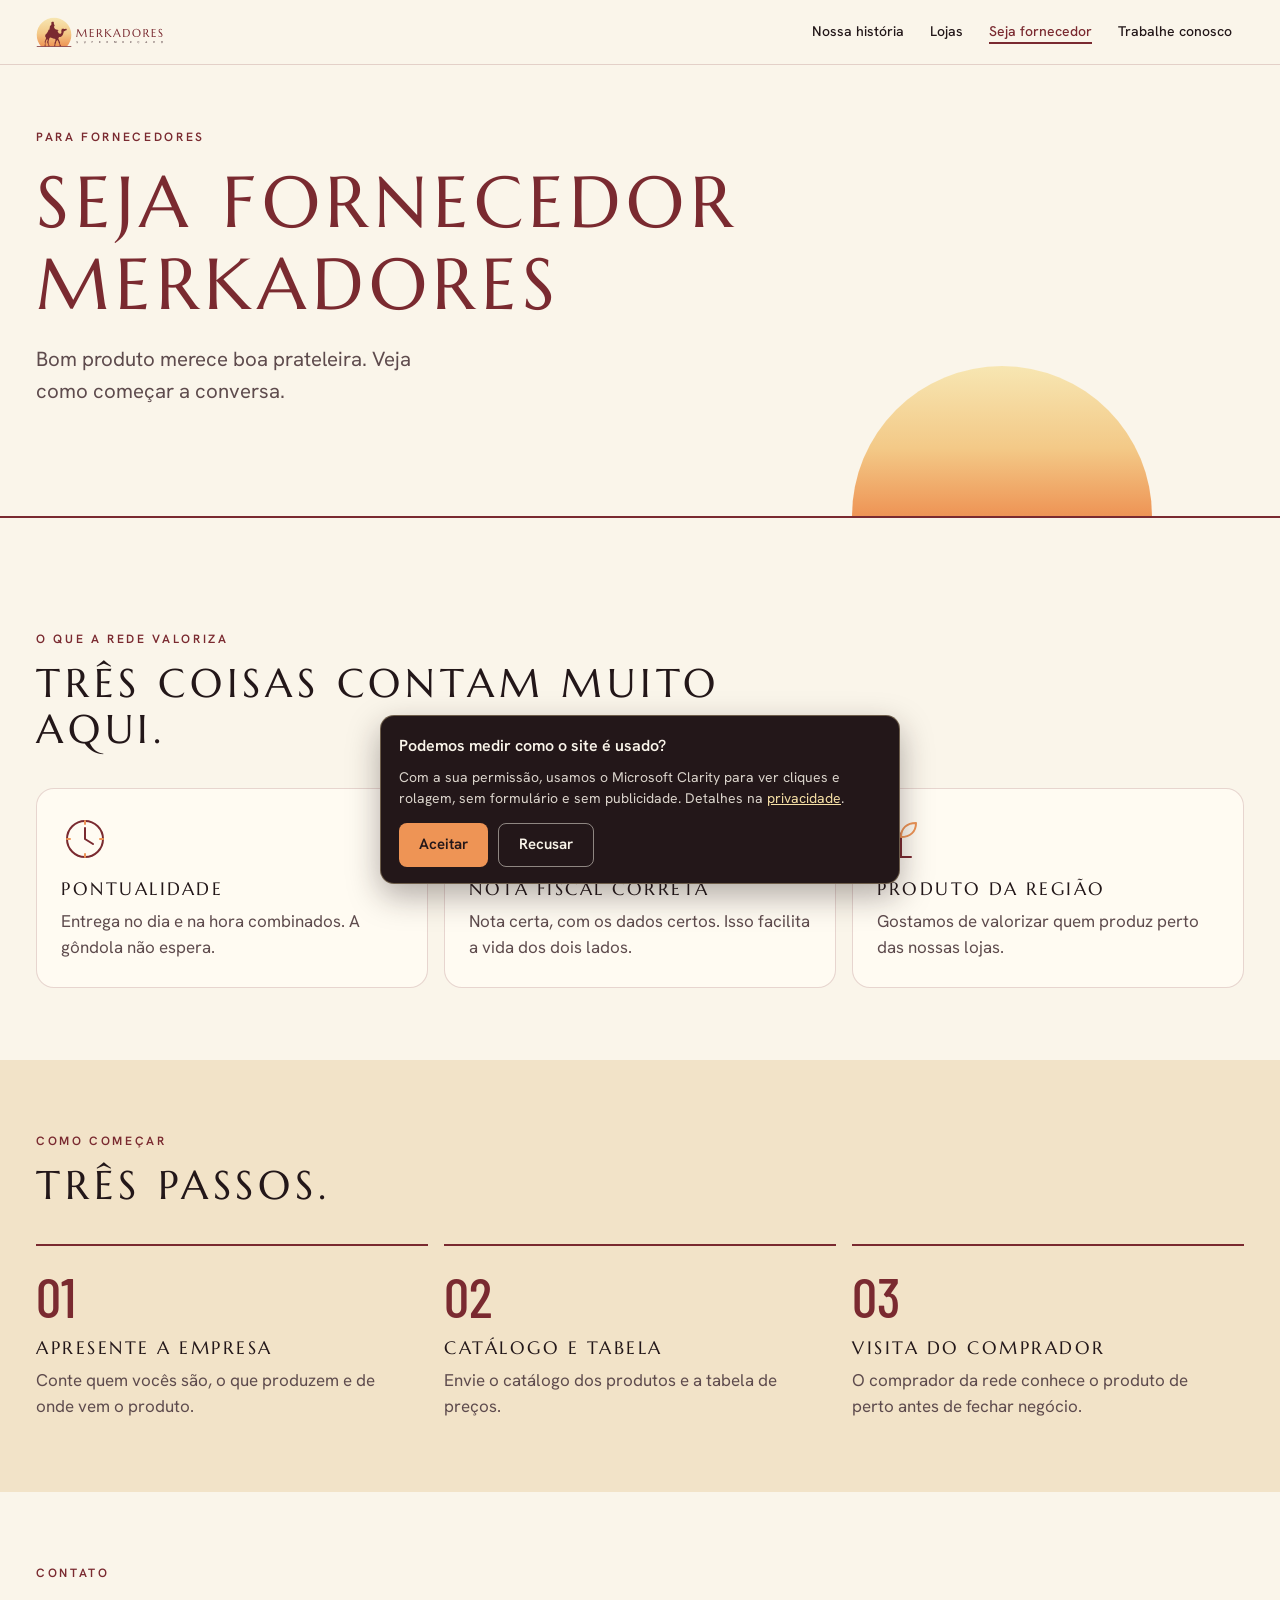
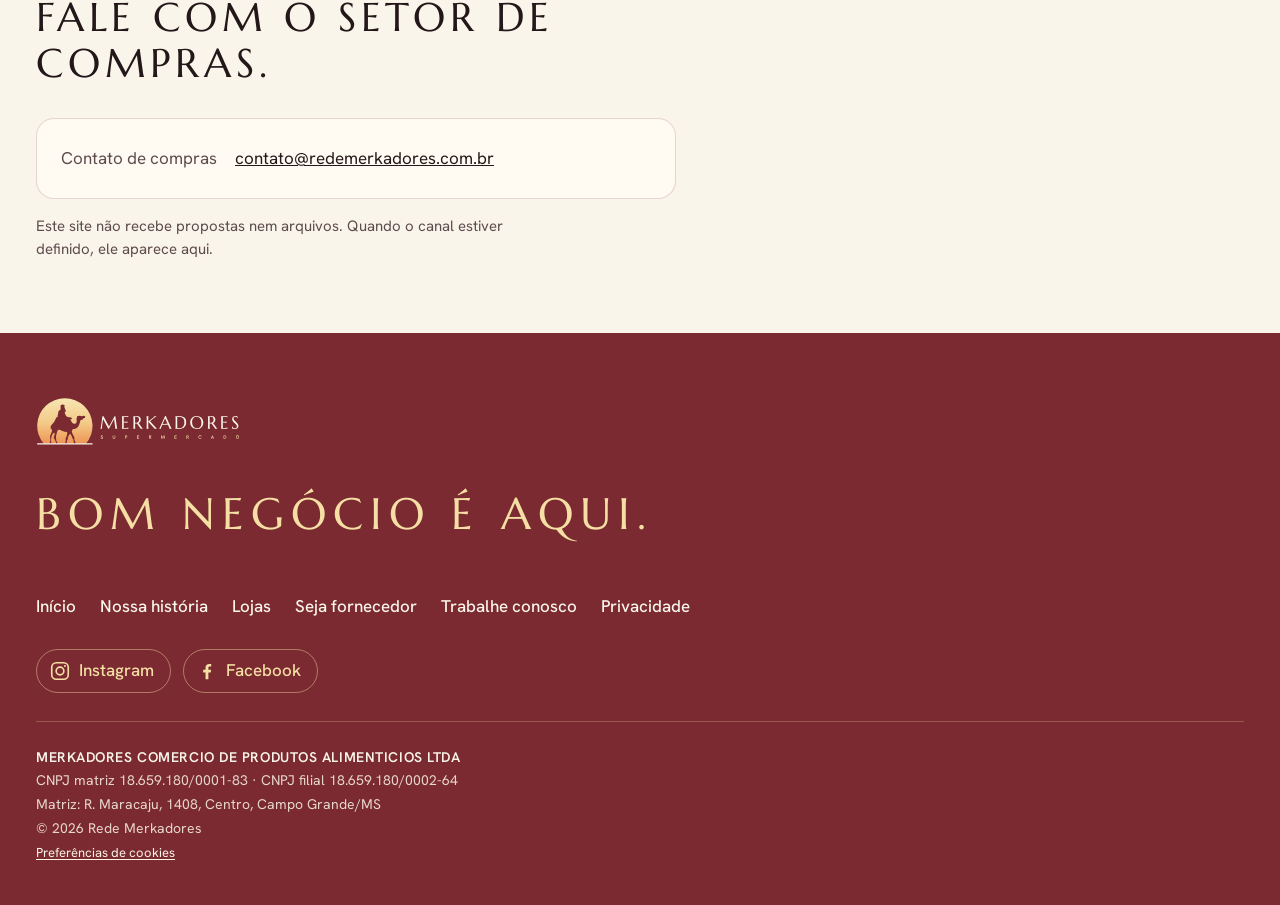
<file: fornecedores.html>
<!doctype html>
<html lang="pt-BR">
<head>
<meta charset="utf-8">
<meta name="viewport" content="width=device-width, initial-scale=1, viewport-fit=cover">
<title>Seja fornecedor · Merkadores</title>
<meta name="description" content="Quer fornecer para a Rede Merkadores? Veja o que a rede valoriza e como apresentar a sua empresa.">
<meta name="theme-color" content="#FAF5EA" media="(prefers-color-scheme: light)">
<meta name="theme-color" content="#231719" media="(prefers-color-scheme: dark)">
<meta property="og:type" content="website">
<meta property="og:locale" content="pt_BR">
<meta property="og:site_name" content="Rede Merkadores">
<meta property="og:title" content="Seja fornecedor · Merkadores">
<meta property="og:description" content="Quer fornecer para a Rede Merkadores? Veja o que a rede valoriza e como apresentar a sua empresa.">
<link rel="icon" href="assets/favicon.svg" type="image/svg+xml">
<script>document.documentElement.classList.add("js")</script>
<link rel="preconnect" href="https://fonts.googleapis.com">
<link rel="preconnect" href="https://fonts.gstatic.com" crossorigin>
<link rel="stylesheet" href="https://fonts.googleapis.com/css2?family=Barlow+Condensed:wght@400;500;600&family=Hanken+Grotesk:wght@400;500;600&family=Marcellus&display=swap">
<link rel="stylesheet" href="assets/site.css">
</head>
<body>
<a class="skip" href="#conteudo">Pular para o conteúdo</a>
<header class="site-head">
  <div class="head-in">
    <a class="brand" href="index.html"><picture><source srcset="assets/logo-neg.svg" media="(prefers-color-scheme: dark)"><img src="assets/logo-pos.svg" alt="Merkadores, página inicial" width="173" height="40"></picture></a>
    <button class="nav-toggle" type="button" aria-expanded="false" aria-controls="menu-principal"><span class="bars" aria-hidden="true"><i></i><i></i><i></i></span><span class="lbl">Menu</span></button>
    <nav class="site-nav" id="menu-principal" aria-label="Principal">
      <ul><li><a href="index.html#viagem">Nossa história</a></li><li><a href="lojas.html">Lojas</a></li><li><a href="fornecedores.html" aria-current="page">Seja fornecedor</a></li><li><a href="trabalhe-conosco.html">Trabalhe conosco</a></li></ul>
    </nav>
  </div>
</header>
<main id="conteudo" tabindex="-1">
<section class="page-hero">
  <div class="wrap"><div class="ph-in">
    <p class="kick">Para fornecedores</p>
    <h1>Seja fornecedor Merkadores</h1>
    <p class="lead">Bom produto merece boa prateleira. Veja como começar a conversa.</p>
  </div></div>
  <div class="ph-art" aria-hidden="true"><div class="ph-horizon"></div><div class="ph-sun"><svg viewBox="0 0 200 100" aria-hidden="true" focusable="false"><defs><linearGradient id="sunP" x1="0" y1="0" x2="0" y2="1"><stop offset="0" stop-color="#F7E6B2"/><stop offset=".55" stop-color="#F3C987"/><stop offset="1" stop-color="#EE9455"/></linearGradient></defs><path d="M0 100 A100 100 0 0 1 200 100 Z" fill="url(#sunP)"/></svg></div></div>
</section>
<section class="sec" aria-labelledby="valor-t">
  <div class="wrap">
    <p class="kick">O que a rede valoriza</p>
    <h2 id="valor-t">Três coisas contam muito aqui.</h2>
    <ul class="cards"><li class="card" data-reveal="1"><svg class="ico" viewBox="0 0 48 48" aria-hidden="true" focusable="false"><circle cx="24" cy="24" r="18"/><path d="M24 13 V24 L32 29"/><path class="hl" d="M24 6 V9 M42 24 H39 M24 42 V39 M6 24 H9"/></svg><h3>Pontualidade</h3><p>Entrega no dia e na hora combinados. A gôndola não espera.</p></li><li class="card" data-reveal="2"><svg class="ico" viewBox="0 0 48 48" aria-hidden="true" focusable="false"><path d="M12 6 H36 V42 L32 39 L28 42 L24 39 L20 42 L16 39 L12 42 Z"/><path d="M18 15 H30 M18 21 H30"/><path class="hl" d="M18 30 L22 34 L30 26"/></svg><h3>Nota fiscal correta</h3><p>Nota certa, com os dados certos. Isso facilita a vida dos dois lados.</p></li><li class="card" data-reveal="3"><svg class="ico" viewBox="0 0 48 48" aria-hidden="true" focusable="false"><path d="M24 42 V22"/><path d="M24 26 C14 26 9 19 9 10 C18 10 24 15 24 26 Z"/><path class="hl" d="M24 22 C24 13 30 8 39 8 C39 17 33 22 24 22 Z"/><path d="M14 42 H34"/></svg><h3>Produto da região</h3><p>Gostamos de valorizar quem produz perto das nossas lojas.</p></li></ul>
  </div>
</section>
<section class="sec alt" aria-labelledby="passos-t">
  <div class="wrap">
    <p class="kick">Como começar</p>
    <h2 id="passos-t">Três passos.</h2>
    <ol class="steps">
      <li data-reveal="1"><h3>Apresente a empresa</h3><p>Conte quem vocês são, o que produzem e de onde vem o produto.</p></li>
      <li data-reveal="2"><h3>Catálogo e tabela</h3><p>Envie o catálogo dos produtos e a tabela de preços.</p></li>
      <li data-reveal="3"><h3>Visita do comprador</h3><p>O comprador da rede conhece o produto de perto antes de fechar negócio.</p></li>
    </ol>
  </div>
</section>
<section class="sec" aria-labelledby="contato-t">
  <div class="wrap">
    <p class="kick">Contato</p>
    <h2 id="contato-t">Fale com o setor de compras.</h2>
    <div class="contact-box" data-reveal>
      <dl><dt>Contato de compras</dt><dd><a href="mailto:contato@redemerkadores.com.br?subject=Fornecedor%20Merkadores">contato@redemerkadores.com.br</a></dd></dl>
    </div>
    <p class="note">Este site não recebe propostas nem arquivos. Quando o canal estiver definido, ele aparece aqui.</p>
  </div>
</section>
</main>
<footer class="foot">
  <div class="wrap">
    <a class="foot-logo" href="index.html"><img src="assets/logo-neg.svg" alt="Merkadores, página inicial" width="208" height="48"></a>
    <p class="sig">Bom negócio é aqui.</p>
    <nav aria-label="Rodapé">
      <ul class="foot-nav">
        <li><a href="index.html">Início</a></li>
        <li><a href="index.html#viagem">Nossa história</a></li>
        <li><a href="lojas.html">Lojas</a></li>
        <li><a href="fornecedores.html">Seja fornecedor</a></li>
        <li><a href="trabalhe-conosco.html">Trabalhe conosco</a></li>
        <li><a href="privacidade.html">Privacidade</a></li>
      </ul>
    </nav>
    <ul class="foot-redes" aria-label="Redes sociais">
      <li><a href="https://www.instagram.com/redemerkadores/" target="_blank" rel="noopener" aria-label="Instagram da Merkadores (abre em nova aba)"><svg viewBox="0 0 24 24" width="22" height="22" aria-hidden="true" fill="none" stroke="currentColor" stroke-width="1.8"><rect x="3" y="3" width="18" height="18" rx="5"/><circle cx="12" cy="12" r="4.2"/><circle cx="17.4" cy="6.6" r="1.1" fill="currentColor" stroke="none"/></svg><span>Instagram</span></a></li>
      <li><a href="https://www.facebook.com/redemerkadores" target="_blank" rel="noopener" aria-label="Facebook da Merkadores (abre em nova aba)"><svg viewBox="0 0 24 24" width="22" height="22" aria-hidden="true" fill="currentColor"><path d="M13.5 21v-7.5h2.6l.4-3h-3V8.6c0-.9.3-1.5 1.5-1.5h1.6V4.4c-.3 0-1.2-.1-2.3-.1-2.3 0-3.9 1.4-3.9 4v2.2H7.8v3h2.6V21h3.1z"/></svg><span>Facebook</span></a></li>
    </ul>
    <div class="foot-legal">
      <p class="rs">MERKADORES COMERCIO DE PRODUTOS ALIMENTICIOS LTDA</p>
      <p>CNPJ matriz 18.659.180/0001-83 · CNPJ filial 18.659.180/0002-64</p>
      <p>Matriz: R. Maracaju, 1408, Centro, Campo Grande/MS</p>
      <p>© 2026 Rede Merkadores</p>
      <p><button type="button" class="cookie-pref" data-cookie-pref hidden>Preferências de cookies</button></p>
    </div>
  </div>
</footer>
<script src="assets/site.js"></script>
<script src="assets/consent.js"></script>
<script defer src="https://static.cloudflareinsights.com/beacon.min.js" data-cf-beacon='{"token": "e28001568c734fb9b992087a9c8a8658"}'></script>
</body>
</html>
</file>
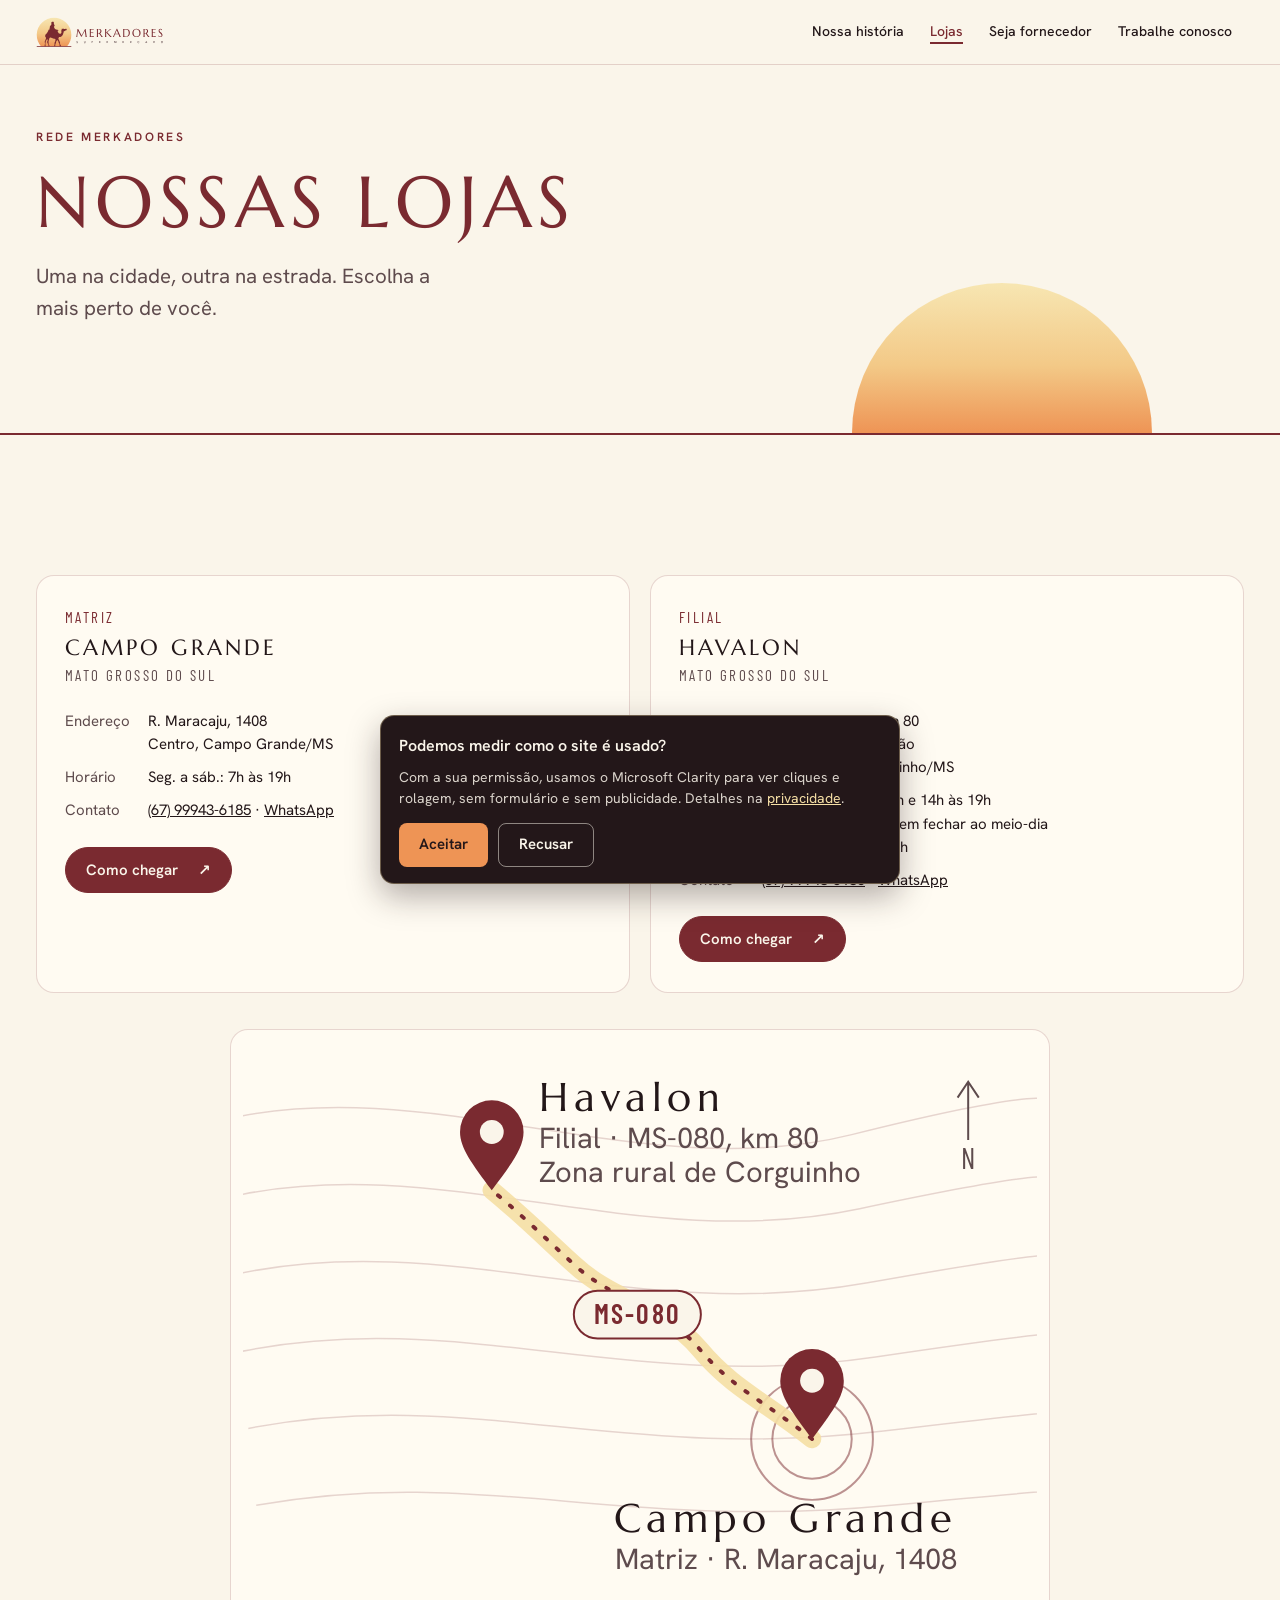
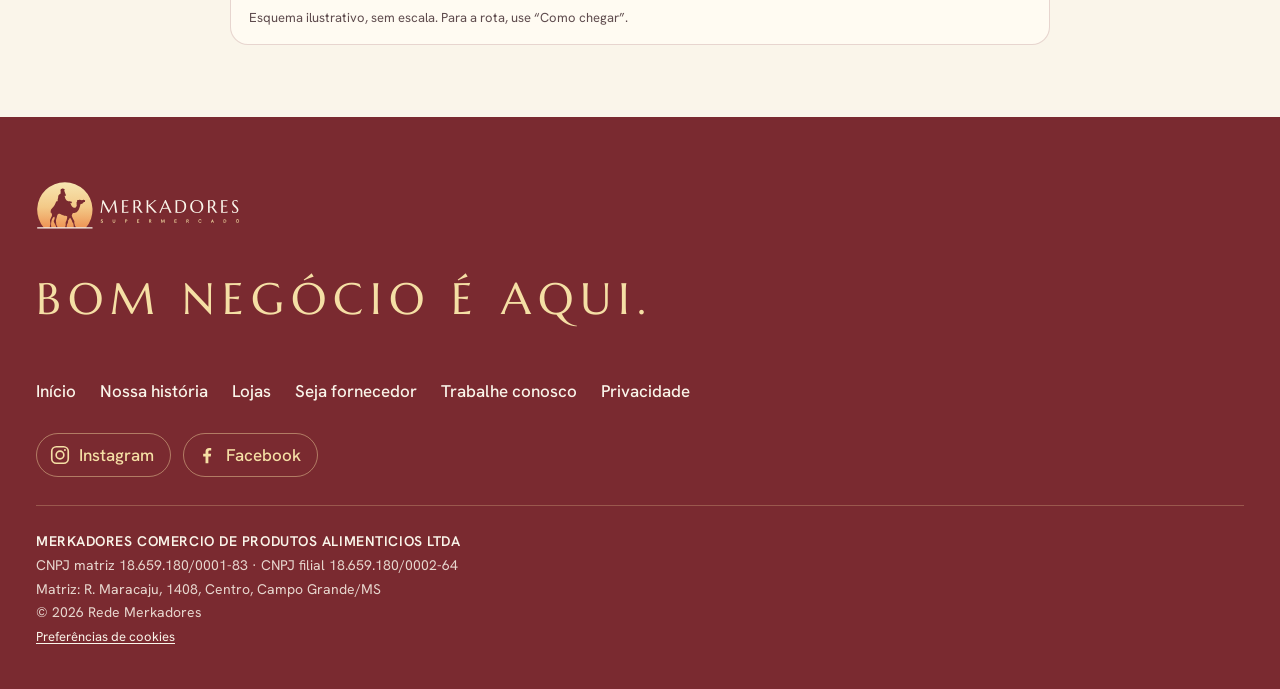
<file: lojas.html>
<!doctype html>
<html lang="pt-BR">
<head>
<meta charset="utf-8">
<meta name="viewport" content="width=device-width, initial-scale=1, viewport-fit=cover">
<title>Lojas · Merkadores</title>
<meta name="description" content="Endereços das lojas Merkadores: matriz em Campo Grande (R. Maracaju, 1408) e filial Havalon, na MS-080, km 80, em Corguinho (MS).">
<meta name="theme-color" content="#FAF5EA" media="(prefers-color-scheme: light)">
<meta name="theme-color" content="#231719" media="(prefers-color-scheme: dark)">
<meta property="og:type" content="website">
<meta property="og:locale" content="pt_BR">
<meta property="og:site_name" content="Rede Merkadores">
<meta property="og:title" content="Lojas · Merkadores">
<meta property="og:description" content="Endereços das lojas Merkadores: matriz em Campo Grande (R. Maracaju, 1408) e filial Havalon, na MS-080, km 80, em Corguinho (MS).">
<link rel="icon" href="assets/favicon.svg" type="image/svg+xml">
<script>document.documentElement.classList.add("js")</script>
<link rel="preconnect" href="https://fonts.googleapis.com">
<link rel="preconnect" href="https://fonts.gstatic.com" crossorigin>
<link rel="stylesheet" href="https://fonts.googleapis.com/css2?family=Barlow+Condensed:wght@400;500;600&family=Hanken+Grotesk:wght@400;500;600&family=Marcellus&display=swap">
<link rel="stylesheet" href="assets/site.css">
</head>
<body>
<a class="skip" href="#conteudo">Pular para o conteúdo</a>
<header class="site-head">
  <div class="head-in">
    <a class="brand" href="index.html"><picture><source srcset="assets/logo-neg.svg" media="(prefers-color-scheme: dark)"><img src="assets/logo-pos.svg" alt="Merkadores, página inicial" width="173" height="40"></picture></a>
    <button class="nav-toggle" type="button" aria-expanded="false" aria-controls="menu-principal"><span class="bars" aria-hidden="true"><i></i><i></i><i></i></span><span class="lbl">Menu</span></button>
    <nav class="site-nav" id="menu-principal" aria-label="Principal">
      <ul><li><a href="index.html#viagem">Nossa história</a></li><li><a href="lojas.html" aria-current="page">Lojas</a></li><li><a href="fornecedores.html">Seja fornecedor</a></li><li><a href="trabalhe-conosco.html">Trabalhe conosco</a></li></ul>
    </nav>
  </div>
</header>
<main id="conteudo" tabindex="-1">
<section class="page-hero">
  <div class="wrap"><div class="ph-in">
    <p class="kick">Rede Merkadores</p>
    <h1>Nossas lojas</h1>
    <p class="lead">Uma na cidade, outra na estrada. Escolha a mais perto de você.</p>
  </div></div>
  <div class="ph-art" aria-hidden="true"><div class="ph-horizon"></div><div class="ph-sun"><svg viewBox="0 0 200 100" aria-hidden="true" focusable="false"><defs><linearGradient id="sunP" x1="0" y1="0" x2="0" y2="1"><stop offset="0" stop-color="#F7E6B2"/><stop offset=".55" stop-color="#F3C987"/><stop offset="1" stop-color="#EE9455"/></linearGradient></defs><path d="M0 100 A100 100 0 0 1 200 100 Z" fill="url(#sunP)"/></svg></div></div>
</section>
<section class="sec" aria-label="Lojas">
  <div class="wrap">
    <div class="lojas-grid">
      <article class="loja" data-reveal="1">
        <p class="loja-tag">Matriz</p>
        <h2>Campo Grande</h2><p class="uf">MATO GROSSO DO SUL</p>
        <dl><dt>Endereço</dt><dd>R. Maracaju, 1408<br>Centro, Campo Grande/MS</dd><dt>Horário</dt><dd>Seg. a sáb.: 7h às 19h</dd><dt>Contato</dt><dd><a href="tel:+5567999436185">(67) 99943-6185</a> · <a href="https://wa.me/5567999436185" target="_blank" rel="noopener">WhatsApp</a></dd></dl>
        <a class="btn solid" href="https://www.google.com/maps/search/?api=1&query=R.%20Maracaju%2C%201408%2C%20Centro%2C%20Campo%20Grande%2C%20MS" target="_blank" rel="noopener">Como chegar<span class="vh"> à loja Campo Grande, abre o Google Maps em nova aba</span> <span aria-hidden="true">↗</span></a>
      </article>
      <article class="loja" data-reveal="2">
        <p class="loja-tag">Filial</p>
        <h2>Havalon</h2><p class="uf">MATO GROSSO DO SUL</p>
        <dl><dt>Endereço</dt><dd>Rodovia MS-080, km 80<br>Fazenda São Sebastião<br>Zona rural de Corguinho/MS</dd><dt>Horário</dt><dd>Seg. a sex.: 8h às 12h e 14h às 19h<br>Sábado: 8h às 19h, sem fechar ao meio-dia<br>Domingo: 8h30 às 12h</dd><dt>Contato</dt><dd><a href="tel:+5567999436185">(67) 99943-6185</a> · <a href="https://wa.me/5567999436185" target="_blank" rel="noopener">WhatsApp</a></dd></dl>
        <a class="btn solid" href="https://www.google.com/maps/search/?api=1&query=Rodovia%20MS-080%2C%20km%2080%2C%20Fazenda%20S%C3%A3o%20Sebasti%C3%A3o%2C%20Corguinho%2C%20MS" target="_blank" rel="noopener">Como chegar<span class="vh"> à loja Havalon, abre o Google Maps em nova aba</span> <span aria-hidden="true">↗</span></a>
      </article>
    </div>
    <figure class="map-wrap" data-reveal>
      <svg class="map" viewBox="0 0 600 420" role="img" aria-labelledby="map-t map-d">
        <title id="map-t">Mapa ilustrado das lojas Merkadores</title>
        <desc id="map-d">Esquema sem escala. A matriz fica em Campo Grande. A filial Havalon fica ao norte, no km 80 da rodovia MS-080, na zona rural de Corguinho.</desc>
        <defs><mask id="rv" maskUnits="userSpaceOnUse" x="0" y="0" width="600" height="420"><path class="reveal-draw" d="M430 300 C395 272 370 262 345 232 C318 200 280 196 250 168 C226 146 210 130 188 112" pathLength="1" fill="none" stroke="#fff" stroke-width="22" stroke-linecap="round"/></mask></defs>
        <path class="ct" d="M-20 60 C140 20 300 110 460 70 S620 40 640 60"/><path class="ct" d="M-14 118 C148 80 296 162 466 126 S620 100 640 118"/><path class="ct" d="M-8 176 C156 140 292 214 472 182 S620 160 640 176"/><path class="ct" d="M-2 234 C164 200 288 266 478 238 S620 220 640 234"/><path class="ct" d="M4 292 C172 260 284 318 484 294 S620 280 640 292"/><path class="ct" d="M10 350 C180 320 280 370 490 350 S620 340 640 350"/>
        <circle class="city" cx="430" cy="300" r="46"/><circle class="city" cx="430" cy="300" r="30"/>
        <g mask="url(#rv)"><path class="road-base" d="M430 300 C395 272 370 262 345 232 C318 200 280 196 250 168 C226 146 210 130 188 112"/><path class="road" d="M430 300 C395 272 370 262 345 232 C318 200 280 196 250 168 C226 146 210 130 188 112"/></g>
        <g class="badge"><rect x="250" y="188" width="96" height="36" rx="18"/><text x="298" y="213" text-anchor="middle">MS-080</text></g>
        <g class="nr" aria-hidden="true"><path d="M548 74 V30 M540 42 L548 30 L556 42"/><text x="548" y="96" text-anchor="middle">N</text></g>
        <g class="pin p1"><path class="pin-b" d="M430 300 c-15 -20 -24 -32 -24 -44 a24 24 0 0 1 48 0 c0 12 -9 24 -24 44 Z"/><circle class="pin-c" cx="430" cy="256" r="9"/></g>
        <g class="pin p2"><path class="pin-b" d="M188 112 c-15 -20 -24 -32 -24 -44 a24 24 0 0 1 48 0 c0 12 -9 24 -24 44 Z"/><circle class="pin-c" cx="188" cy="68" r="9"/></g>
        <text class="lbl" x="410" y="370" text-anchor="middle">Campo Grande</text>
        <text class="sm" x="410" y="398" text-anchor="middle">Matriz · R. Maracaju, 1408</text>
        <text class="lbl" x="224" y="52">Havalon</text>
        <text class="sm" x="224" y="80">Filial · MS-080, km 80</text>
        <text class="sm" x="224" y="106">Zona rural de Corguinho</text>
      </svg>
      <figcaption class="map-cap">Esquema ilustrativo, sem escala. Para a rota, use “Como chegar”.</figcaption>
    </figure>
  </div>
</section>
</main>
<footer class="foot">
  <div class="wrap">
    <a class="foot-logo" href="index.html"><img src="assets/logo-neg.svg" alt="Merkadores, página inicial" width="208" height="48"></a>
    <p class="sig">Bom negócio é aqui.</p>
    <nav aria-label="Rodapé">
      <ul class="foot-nav">
        <li><a href="index.html">Início</a></li>
        <li><a href="index.html#viagem">Nossa história</a></li>
        <li><a href="lojas.html">Lojas</a></li>
        <li><a href="fornecedores.html">Seja fornecedor</a></li>
        <li><a href="trabalhe-conosco.html">Trabalhe conosco</a></li>
        <li><a href="privacidade.html">Privacidade</a></li>
      </ul>
    </nav>
    <ul class="foot-redes" aria-label="Redes sociais">
      <li><a href="https://www.instagram.com/redemerkadores/" target="_blank" rel="noopener" aria-label="Instagram da Merkadores (abre em nova aba)"><svg viewBox="0 0 24 24" width="22" height="22" aria-hidden="true" fill="none" stroke="currentColor" stroke-width="1.8"><rect x="3" y="3" width="18" height="18" rx="5"/><circle cx="12" cy="12" r="4.2"/><circle cx="17.4" cy="6.6" r="1.1" fill="currentColor" stroke="none"/></svg><span>Instagram</span></a></li>
      <li><a href="https://www.facebook.com/redemerkadores" target="_blank" rel="noopener" aria-label="Facebook da Merkadores (abre em nova aba)"><svg viewBox="0 0 24 24" width="22" height="22" aria-hidden="true" fill="currentColor"><path d="M13.5 21v-7.5h2.6l.4-3h-3V8.6c0-.9.3-1.5 1.5-1.5h1.6V4.4c-.3 0-1.2-.1-2.3-.1-2.3 0-3.9 1.4-3.9 4v2.2H7.8v3h2.6V21h3.1z"/></svg><span>Facebook</span></a></li>
    </ul>
    <div class="foot-legal">
      <p class="rs">MERKADORES COMERCIO DE PRODUTOS ALIMENTICIOS LTDA</p>
      <p>CNPJ matriz 18.659.180/0001-83 · CNPJ filial 18.659.180/0002-64</p>
      <p>Matriz: R. Maracaju, 1408, Centro, Campo Grande/MS</p>
      <p>© 2026 Rede Merkadores</p>
      <p><button type="button" class="cookie-pref" data-cookie-pref hidden>Preferências de cookies</button></p>
    </div>
  </div>
</footer>
<script src="assets/site.js"></script>
<script src="assets/consent.js"></script>
<script defer src="https://static.cloudflareinsights.com/beacon.min.js" data-cf-beacon='{"token": "e28001568c734fb9b992087a9c8a8658"}'></script>
</body>
</html>
</file>
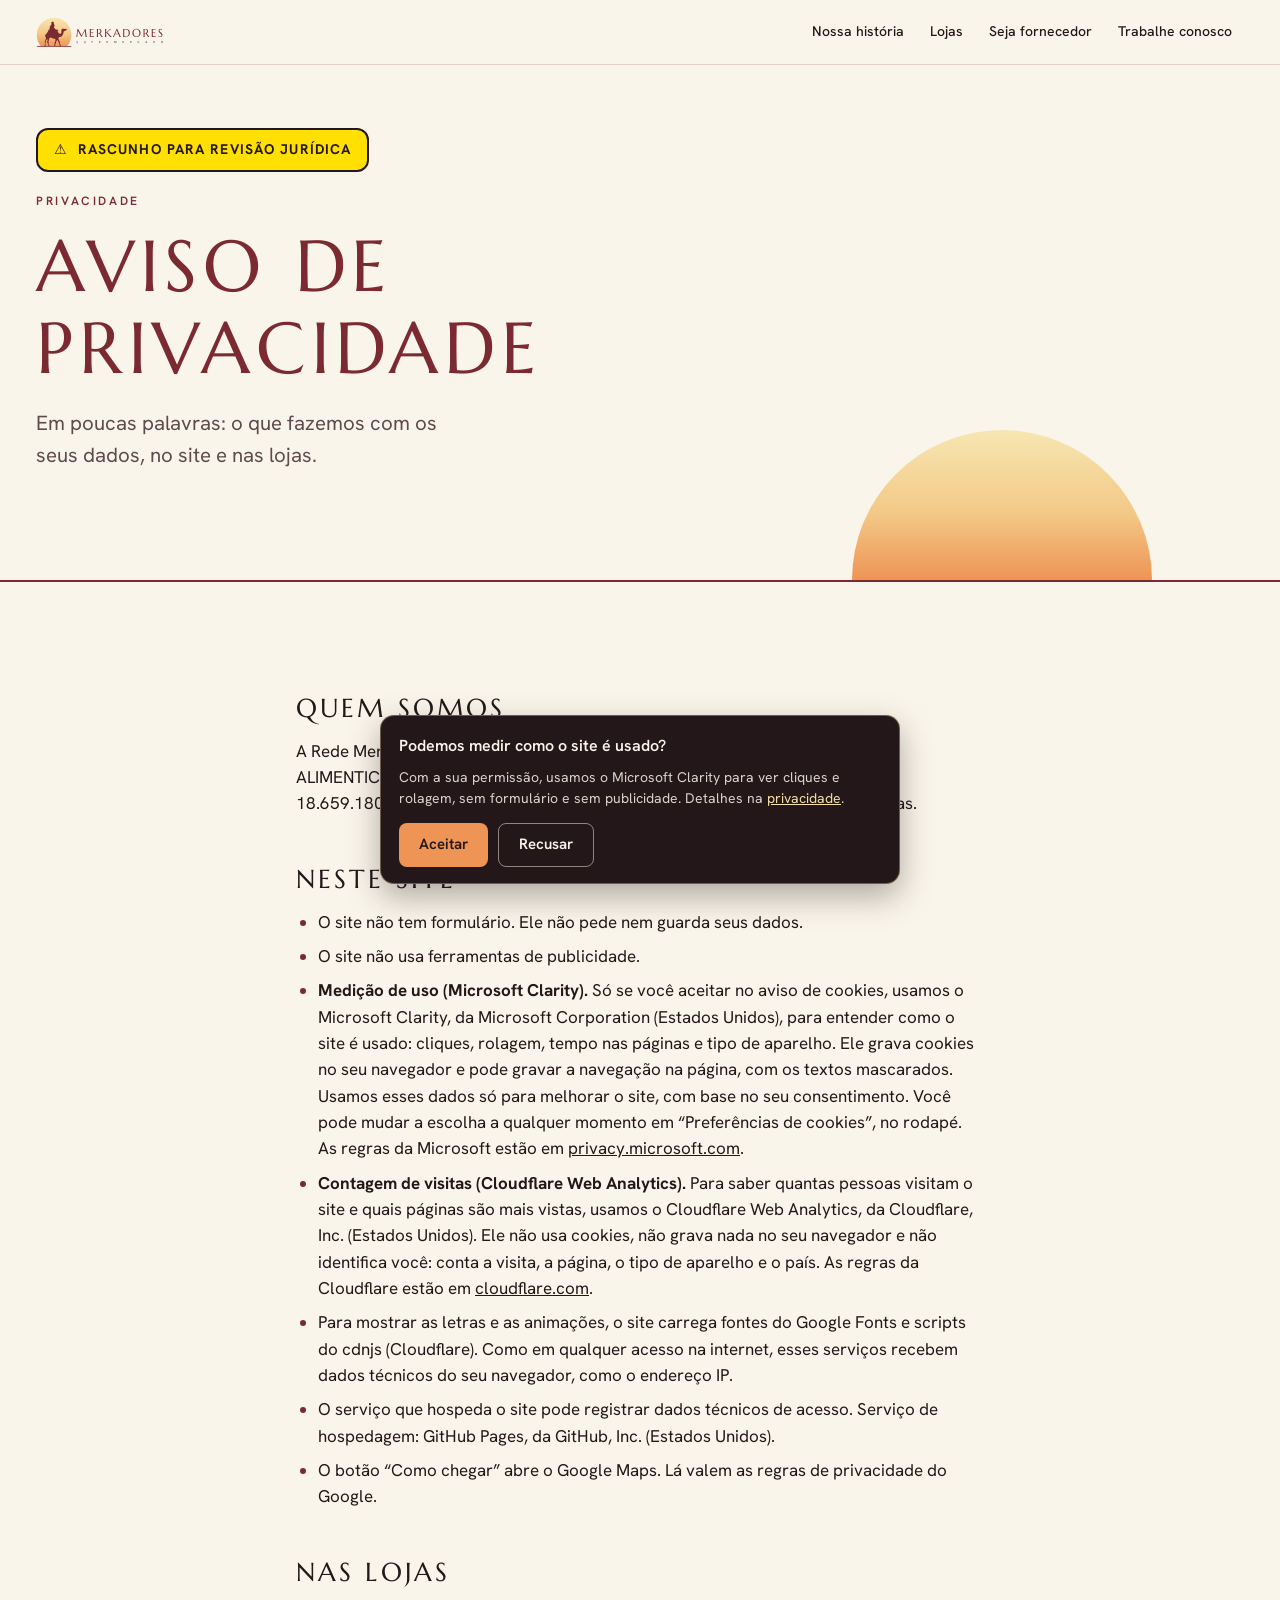
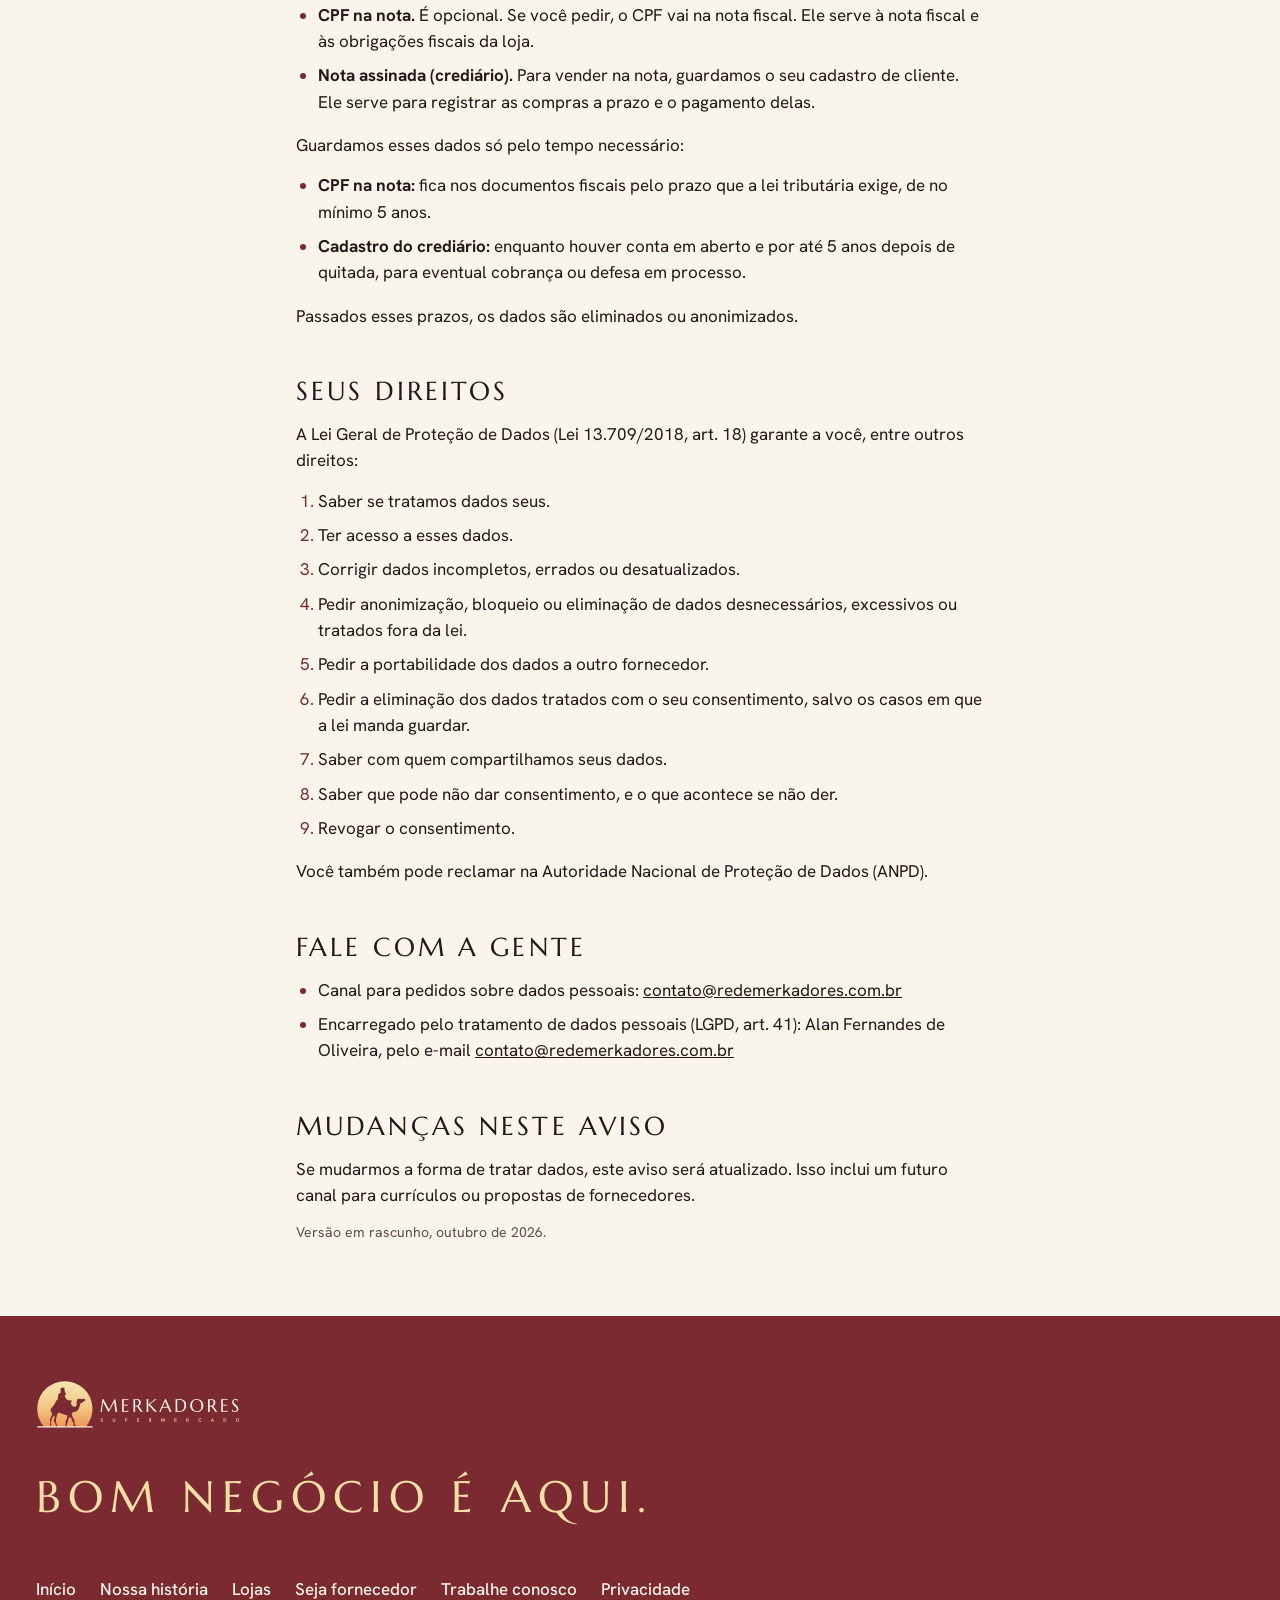
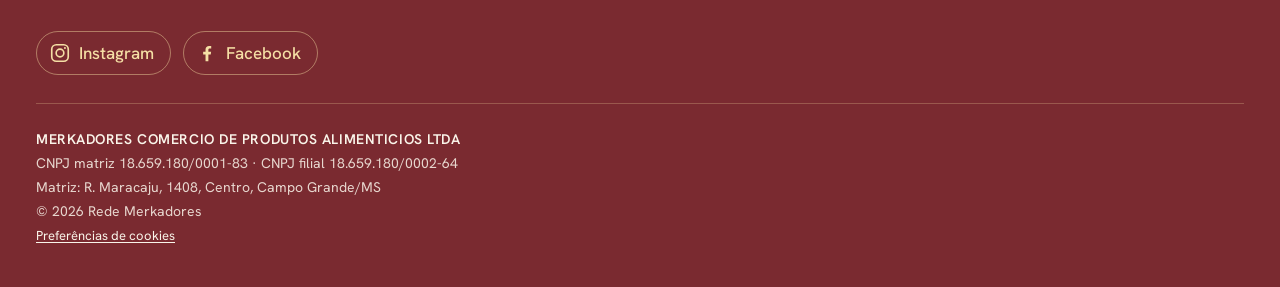
<file: privacidade.html>
<!doctype html>
<html lang="pt-BR">
<head>
<meta charset="utf-8">
<meta name="viewport" content="width=device-width, initial-scale=1, viewport-fit=cover">
<title>Privacidade · Merkadores</title>
<meta name="description" content="Aviso de privacidade da Rede Merkadores: como tratamos dados no site e nas lojas, em linguagem simples.">
<meta name="theme-color" content="#FAF5EA" media="(prefers-color-scheme: light)">
<meta name="theme-color" content="#231719" media="(prefers-color-scheme: dark)">
<meta property="og:type" content="website">
<meta property="og:locale" content="pt_BR">
<meta property="og:site_name" content="Rede Merkadores">
<meta property="og:title" content="Privacidade · Merkadores">
<meta property="og:description" content="Aviso de privacidade da Rede Merkadores: como tratamos dados no site e nas lojas, em linguagem simples.">
<link rel="icon" href="assets/favicon.svg" type="image/svg+xml">
<script>document.documentElement.classList.add("js")</script>
<link rel="preconnect" href="https://fonts.googleapis.com">
<link rel="preconnect" href="https://fonts.gstatic.com" crossorigin>
<link rel="stylesheet" href="https://fonts.googleapis.com/css2?family=Barlow+Condensed:wght@400;500;600&family=Hanken+Grotesk:wght@400;500;600&family=Marcellus&display=swap">
<link rel="stylesheet" href="assets/site.css">
</head>
<body>
<a class="skip" href="#conteudo">Pular para o conteúdo</a>
<header class="site-head">
  <div class="head-in">
    <a class="brand" href="index.html"><picture><source srcset="assets/logo-neg.svg" media="(prefers-color-scheme: dark)"><img src="assets/logo-pos.svg" alt="Merkadores, página inicial" width="173" height="40"></picture></a>
    <button class="nav-toggle" type="button" aria-expanded="false" aria-controls="menu-principal"><span class="bars" aria-hidden="true"><i></i><i></i><i></i></span><span class="lbl">Menu</span></button>
    <nav class="site-nav" id="menu-principal" aria-label="Principal">
      <ul><li><a href="index.html#viagem">Nossa história</a></li><li><a href="lojas.html">Lojas</a></li><li><a href="fornecedores.html">Seja fornecedor</a></li><li><a href="trabalhe-conosco.html">Trabalhe conosco</a></li></ul>
    </nav>
  </div>
</header>
<main id="conteudo" tabindex="-1">
<section class="page-hero">
  <div class="wrap"><div class="ph-in">
    <p class="draft" role="note"><span aria-hidden="true">⚠</span> Rascunho para revisão jurídica</p>
    <p class="kick">Privacidade</p>
    <h1>Aviso de privacidade</h1>
    <p class="lead">Em poucas palavras: o que fazemos com os seus dados, no site e nas lojas.</p>
  </div></div>
  <div class="ph-art" aria-hidden="true"><div class="ph-horizon"></div><div class="ph-sun"><svg viewBox="0 0 200 100" aria-hidden="true" focusable="false"><defs><linearGradient id="sunP" x1="0" y1="0" x2="0" y2="1"><stop offset="0" stop-color="#F7E6B2"/><stop offset=".55" stop-color="#F3C987"/><stop offset="1" stop-color="#EE9455"/></linearGradient></defs><path d="M0 100 A100 100 0 0 1 200 100 Z" fill="url(#sunP)"/></svg></div></div>
</section>
<section class="sec">
  <div class="wrap prose">
    <h2>Quem somos</h2>
    <p>A Rede Merkadores é operada pela MERKADORES COMERCIO DE PRODUTOS ALIMENTICIOS LTDA. CNPJ da matriz: 18.659.180/0001-83. CNPJ da filial: 18.659.180/0002-64. Somos responsáveis pelos dados tratados nas nossas lojas.</p>

    <h2>Neste site</h2>
    <ul>
      <li>O site não tem formulário. Ele não pede nem guarda seus dados.</li>
      <li>O site não usa ferramentas de publicidade.</li>
      <!-- REVISAR JURIDICO: texto do Microsoft Clarity proposto em 01/11/2026. -->
      <li><strong>Medição de uso (Microsoft Clarity).</strong> Só se você aceitar no aviso de cookies, usamos o Microsoft Clarity, da Microsoft Corporation (Estados Unidos), para entender como o site é usado: cliques, rolagem, tempo nas páginas e tipo de aparelho. Ele grava cookies no seu navegador e pode gravar a navegação na página, com os textos mascarados. Usamos esses dados só para melhorar o site, com base no seu consentimento. Você pode mudar a escolha a qualquer momento em “Preferências de cookies”, no rodapé. As regras da Microsoft estão em <a href="https://privacy.microsoft.com/pt-br/privacystatement" target="_blank" rel="noopener">privacy.microsoft.com</a>.</li>
      <!-- REVISAR JURIDICO: texto do Cloudflare Web Analytics proposto em 02/11/2026. -->
      <li><strong>Contagem de visitas (Cloudflare Web Analytics).</strong> Para saber quantas pessoas visitam o site e quais páginas são mais vistas, usamos o Cloudflare Web Analytics, da Cloudflare, Inc. (Estados Unidos). Ele não usa cookies, não grava nada no seu navegador e não identifica você: conta a visita, a página, o tipo de aparelho e o país. As regras da Cloudflare estão em <a href="https://www.cloudflare.com/pt-br/privacypolicy/" target="_blank" rel="noopener">cloudflare.com</a>.</li>
      <li>Para mostrar as letras e as animações, o site carrega fontes do Google Fonts e scripts do cdnjs (Cloudflare). Como em qualquer acesso na internet, esses serviços recebem dados técnicos do seu navegador, como o endereço IP.</li>
      <li>O serviço que hospeda o site pode registrar dados técnicos de acesso. Serviço de hospedagem: GitHub Pages, da GitHub, Inc. (Estados Unidos).</li>
      <li>O botão “Como chegar” abre o Google Maps. Lá valem as regras de privacidade do Google.</li>
    </ul>

    <h2>Nas lojas</h2>
    <ul>
      <li><strong>CPF na nota.</strong> É opcional. Se você pedir, o CPF vai na nota fiscal. Ele serve à nota fiscal e às obrigações fiscais da loja.</li>
      <li><strong>Nota assinada (crediário).</strong> Para vender na nota, guardamos o seu cadastro de cliente. Ele serve para registrar as compras a prazo e o pagamento delas.</li>
    </ul>
    <!-- REVISAR JURIDICO: prazos de guarda propostos em 31/10/2026, aguardando revisao do juridico. -->
    <p>Guardamos esses dados só pelo tempo necessário:</p>
    <ul>
      <li><strong>CPF na nota:</strong> fica nos documentos fiscais pelo prazo que a lei tributária exige, de no mínimo 5 anos.</li>
      <li><strong>Cadastro do crediário:</strong> enquanto houver conta em aberto e por até 5 anos depois de quitada, para eventual cobrança ou defesa em processo.</li>
    </ul>
    <p>Passados esses prazos, os dados são eliminados ou anonimizados.</p>

    <h2>Seus direitos</h2>
    <p>A Lei Geral de Proteção de Dados (Lei 13.709/2018, art. 18) garante a você, entre outros direitos:</p>
    <ol>
      <li>Saber se tratamos dados seus.</li>
      <li>Ter acesso a esses dados.</li>
      <li>Corrigir dados incompletos, errados ou desatualizados.</li>
      <li>Pedir anonimização, bloqueio ou eliminação de dados desnecessários, excessivos ou tratados fora da lei.</li>
      <li>Pedir a portabilidade dos dados a outro fornecedor.</li>
      <li>Pedir a eliminação dos dados tratados com o seu consentimento, salvo os casos em que a lei manda guardar.</li>
      <li>Saber com quem compartilhamos seus dados.</li>
      <li>Saber que pode não dar consentimento, e o que acontece se não der.</li>
      <li>Revogar o consentimento.</li>
    </ol>
    <p>Você também pode reclamar na Autoridade Nacional de Proteção de Dados (ANPD).</p>

    <h2>Fale com a gente</h2>
    <ul>
      <li>Canal para pedidos sobre dados pessoais: <a href="mailto:contato@redemerkadores.com.br?subject=Dados%20pessoais%20(LGPD)">contato@redemerkadores.com.br</a></li>
      <li>Encarregado pelo tratamento de dados pessoais (LGPD, art. 41): Alan Fernandes de Oliveira, pelo e-mail <a href="mailto:contato@redemerkadores.com.br?subject=Dados%20pessoais%20(LGPD)">contato@redemerkadores.com.br</a></li>
    </ul>

    <h2>Mudanças neste aviso</h2>
    <p>Se mudarmos a forma de tratar dados, este aviso será atualizado. Isso inclui um futuro canal para currículos ou propostas de fornecedores.</p>
    <p class="meta">Versão em rascunho, outubro de 2026.</p>
  </div>
</section>
</main>
<footer class="foot">
  <div class="wrap">
    <a class="foot-logo" href="index.html"><img src="assets/logo-neg.svg" alt="Merkadores, página inicial" width="208" height="48"></a>
    <p class="sig">Bom negócio é aqui.</p>
    <nav aria-label="Rodapé">
      <ul class="foot-nav">
        <li><a href="index.html">Início</a></li>
        <li><a href="index.html#viagem">Nossa história</a></li>
        <li><a href="lojas.html">Lojas</a></li>
        <li><a href="fornecedores.html">Seja fornecedor</a></li>
        <li><a href="trabalhe-conosco.html">Trabalhe conosco</a></li>
        <li><a href="privacidade.html">Privacidade</a></li>
      </ul>
    </nav>
    <ul class="foot-redes" aria-label="Redes sociais">
      <li><a href="https://www.instagram.com/redemerkadores/" target="_blank" rel="noopener" aria-label="Instagram da Merkadores (abre em nova aba)"><svg viewBox="0 0 24 24" width="22" height="22" aria-hidden="true" fill="none" stroke="currentColor" stroke-width="1.8"><rect x="3" y="3" width="18" height="18" rx="5"/><circle cx="12" cy="12" r="4.2"/><circle cx="17.4" cy="6.6" r="1.1" fill="currentColor" stroke="none"/></svg><span>Instagram</span></a></li>
      <li><a href="https://www.facebook.com/redemerkadores" target="_blank" rel="noopener" aria-label="Facebook da Merkadores (abre em nova aba)"><svg viewBox="0 0 24 24" width="22" height="22" aria-hidden="true" fill="currentColor"><path d="M13.5 21v-7.5h2.6l.4-3h-3V8.6c0-.9.3-1.5 1.5-1.5h1.6V4.4c-.3 0-1.2-.1-2.3-.1-2.3 0-3.9 1.4-3.9 4v2.2H7.8v3h2.6V21h3.1z"/></svg><span>Facebook</span></a></li>
    </ul>
    <div class="foot-legal">
      <p class="rs">MERKADORES COMERCIO DE PRODUTOS ALIMENTICIOS LTDA</p>
      <p>CNPJ matriz 18.659.180/0001-83 · CNPJ filial 18.659.180/0002-64</p>
      <p>Matriz: R. Maracaju, 1408, Centro, Campo Grande/MS</p>
      <p>© 2026 Rede Merkadores</p>
      <p><button type="button" class="cookie-pref" data-cookie-pref hidden>Preferências de cookies</button></p>
    </div>
  </div>
</footer>
<script src="assets/site.js"></script>
<script src="assets/consent.js"></script>
<script defer src="https://static.cloudflareinsights.com/beacon.min.js" data-cf-beacon='{"token": "e28001568c734fb9b992087a9c8a8658"}'></script>
</body>
</html>
</file>
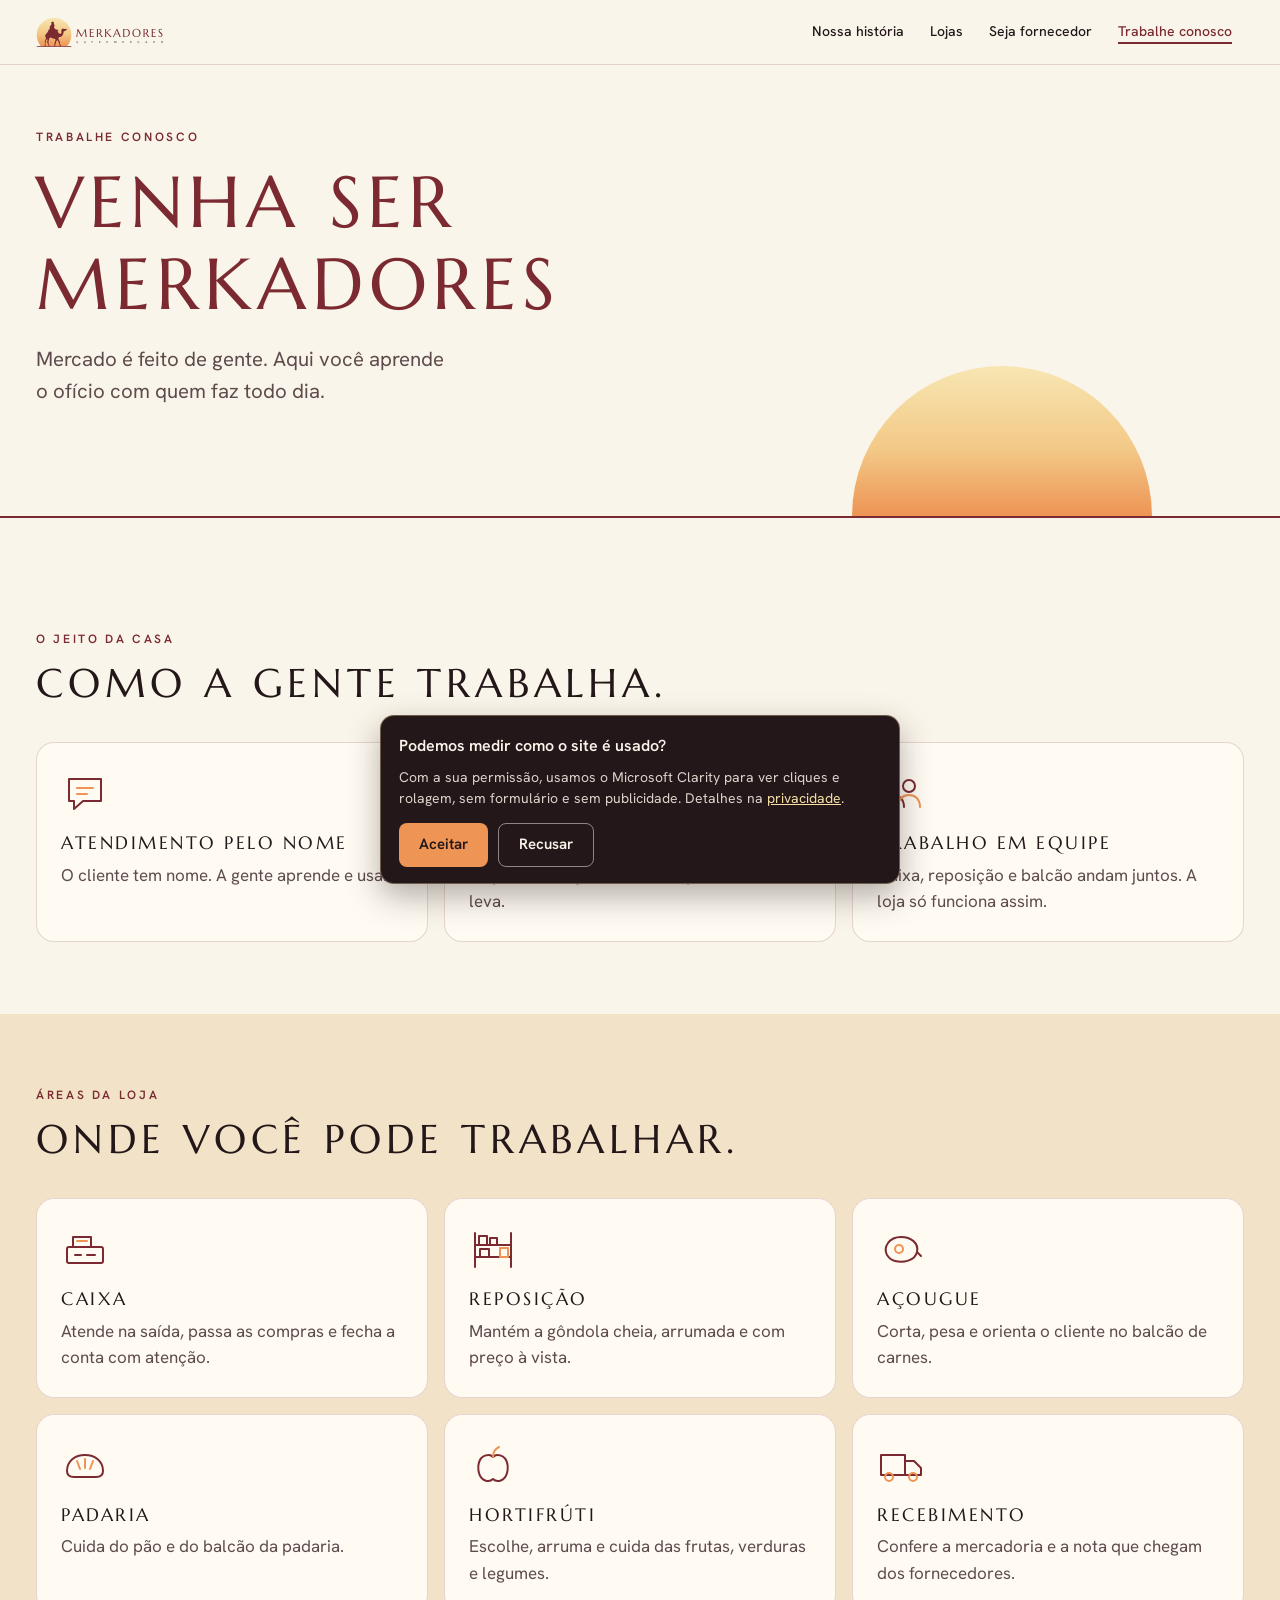
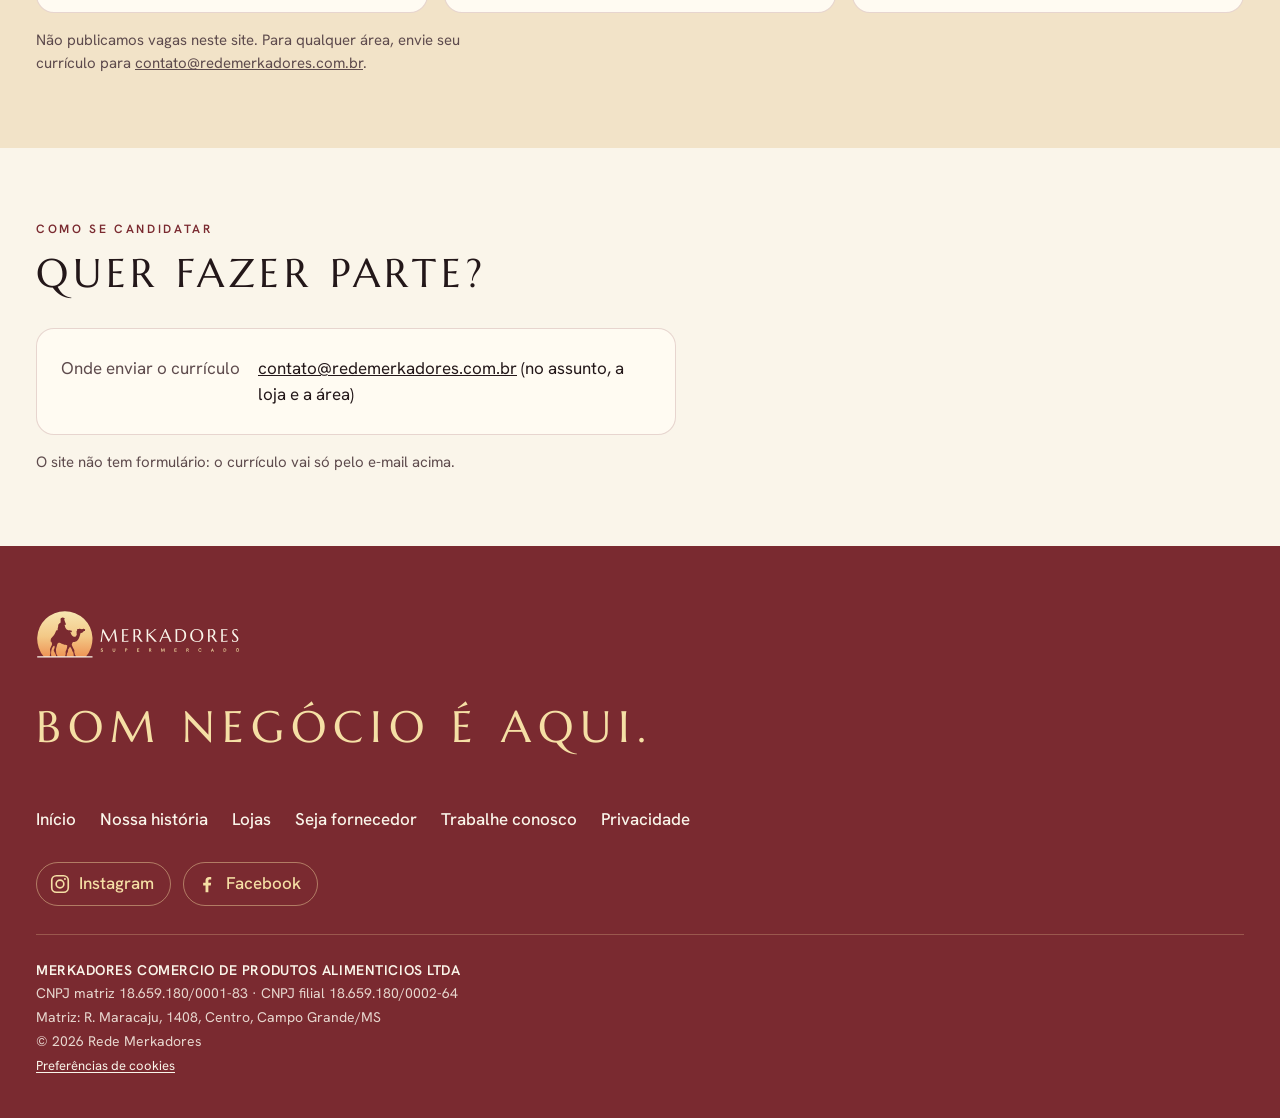
<file: trabalhe-conosco.html>
<!doctype html>
<html lang="pt-BR">
<head>
<meta charset="utf-8">
<meta name="viewport" content="width=device-width, initial-scale=1, viewport-fit=cover">
<title>Trabalhe conosco · Merkadores</title>
<meta name="description" content="Trabalhe na Rede Merkadores. Conheça o jeito da casa e as áreas das nossas lojas em Campo Grande e Havalon.">
<meta name="theme-color" content="#FAF5EA" media="(prefers-color-scheme: light)">
<meta name="theme-color" content="#231719" media="(prefers-color-scheme: dark)">
<meta property="og:type" content="website">
<meta property="og:locale" content="pt_BR">
<meta property="og:site_name" content="Rede Merkadores">
<meta property="og:title" content="Trabalhe conosco · Merkadores">
<meta property="og:description" content="Trabalhe na Rede Merkadores. Conheça o jeito da casa e as áreas das nossas lojas em Campo Grande e Havalon.">
<link rel="icon" href="assets/favicon.svg" type="image/svg+xml">
<script>document.documentElement.classList.add("js")</script>
<link rel="preconnect" href="https://fonts.googleapis.com">
<link rel="preconnect" href="https://fonts.gstatic.com" crossorigin>
<link rel="stylesheet" href="https://fonts.googleapis.com/css2?family=Barlow+Condensed:wght@400;500;600&family=Hanken+Grotesk:wght@400;500;600&family=Marcellus&display=swap">
<link rel="stylesheet" href="assets/site.css">
</head>
<body>
<a class="skip" href="#conteudo">Pular para o conteúdo</a>
<header class="site-head">
  <div class="head-in">
    <a class="brand" href="index.html"><picture><source srcset="assets/logo-neg.svg" media="(prefers-color-scheme: dark)"><img src="assets/logo-pos.svg" alt="Merkadores, página inicial" width="173" height="40"></picture></a>
    <button class="nav-toggle" type="button" aria-expanded="false" aria-controls="menu-principal"><span class="bars" aria-hidden="true"><i></i><i></i><i></i></span><span class="lbl">Menu</span></button>
    <nav class="site-nav" id="menu-principal" aria-label="Principal">
      <ul><li><a href="index.html#viagem">Nossa história</a></li><li><a href="lojas.html">Lojas</a></li><li><a href="fornecedores.html">Seja fornecedor</a></li><li><a href="trabalhe-conosco.html" aria-current="page">Trabalhe conosco</a></li></ul>
    </nav>
  </div>
</header>
<main id="conteudo" tabindex="-1">
<section class="page-hero">
  <div class="wrap"><div class="ph-in">
    <p class="kick">Trabalhe conosco</p>
    <h1>Venha ser Merkadores</h1>
    <p class="lead">Mercado é feito de gente. Aqui você aprende o ofício com quem faz todo dia.</p>
  </div></div>
  <div class="ph-art" aria-hidden="true"><div class="ph-horizon"></div><div class="ph-sun"><svg viewBox="0 0 200 100" aria-hidden="true" focusable="false"><defs><linearGradient id="sunP" x1="0" y1="0" x2="0" y2="1"><stop offset="0" stop-color="#F7E6B2"/><stop offset=".55" stop-color="#F3C987"/><stop offset="1" stop-color="#EE9455"/></linearGradient></defs><path d="M0 100 A100 100 0 0 1 200 100 Z" fill="url(#sunP)"/></svg></div></div>
</section>
<section class="sec" aria-labelledby="cultura-t">
  <div class="wrap">
    <p class="kick">O jeito da casa</p>
    <h2 id="cultura-t">Como a gente trabalha.</h2>
    <ul class="cards"><li class="card" data-reveal="1"><svg class="ico" viewBox="0 0 48 48" aria-hidden="true" focusable="false"><path d="M8 10 H40 V32 H22 L13 40 V32 H8 Z"/><path class="hl" d="M16 19 H32 M16 25 H26"/></svg><h3>Atendimento pelo nome</h3><p>O cliente tem nome. A gente aprende e usa.</p></li><li class="card" data-reveal="2"><svg class="ico" viewBox="0 0 48 48" aria-hidden="true" focusable="false"><path d="M24 8 V40 M14 40 H34"/><path d="M10 14 H38"/><path d="M10 14 L4 28 H16 Z M38 14 L32 28 H44 Z"/><circle class="hl" cx="24" cy="8" r="2.5"/></svg><h3>Peso honesto</h3><p>O que a balança mostra é o que o cliente leva.</p></li><li class="card" data-reveal="3"><svg class="ico" viewBox="0 0 48 48" aria-hidden="true" focusable="false"><circle cx="16" cy="17" r="6"/><circle cx="32" cy="17" r="6"/><path d="M5 38 C5 30 10 26 16 26 C22 26 27 30 27 38"/><path class="hl" d="M21 38 C21 30 26 26 32 26 C38 26 43 30 43 38"/></svg><h3>Trabalho em equipe</h3><p>Caixa, reposição e balcão andam juntos. A loja só funciona assim.</p></li></ul>
  </div>
</section>
<section class="sec alt" aria-labelledby="areas-t">
  <div class="wrap">
    <p class="kick">Áreas da loja</p>
    <h2 id="areas-t">Onde você pode trabalhar.</h2>
    <ul class="cards six"><li class="card" data-reveal="1"><svg class="ico" viewBox="0 0 48 48" aria-hidden="true" focusable="false"><rect x="6" y="22" width="36" height="16" rx="2"/><path d="M12 22 V12 H30 V22"/><path class="hl" d="M16 16 H26"/><path d="M14 30 H20 M26 30 H34"/></svg><h3>Caixa</h3><p>Atende na saída, passa as compras e fecha a conta com atenção.</p></li><li class="card" data-reveal="2"><svg class="ico" viewBox="0 0 48 48" aria-hidden="true" focusable="false"><path d="M6 8 V42 M42 8 V42 M6 20 H42 M6 32 H42"/><rect x="10" y="11" width="8" height="9"/><rect x="21" y="13" width="7" height="7"/><rect class="hl" x="31" y="23" width="8" height="9"/><rect x="11" y="24" width="9" height="8"/></svg><h3>Reposição</h3><p>Mantém a gôndola cheia, arrumada e com preço à vista.</p></li><li class="card" data-reveal="3"><svg class="ico" viewBox="0 0 48 48" aria-hidden="true" focusable="false"><path d="M10 30 C6 22 12 12 24 12 C34 12 42 18 40 27 C38 36 26 38 18 36 C14 35 12 33 10 30 Z"/><circle class="hl" cx="22" cy="24" r="4"/><path d="M40 27 L44 31"/></svg><h3>Açougue</h3><p>Corta, pesa e orienta o cliente no balcão de carnes.</p></li><li class="card" data-reveal="1"><svg class="ico" viewBox="0 0 48 48" aria-hidden="true" focusable="false"><path d="M6 30 C6 20 14 14 24 14 C34 14 42 20 42 30 C42 34 39 36 35 36 H13 C9 36 6 34 6 30 Z"/><path class="hl" d="M16 20 L19 28 M24 18 V27 M32 20 L29 28"/></svg><h3>Padaria</h3><p>Cuida do pão e do balcão da padaria.</p></li><li class="card" data-reveal="2"><svg class="ico" viewBox="0 0 48 48" aria-hidden="true" focusable="false"><path d="M20 14 C10 14 8 24 10 32 C12 40 20 42 24 38 C28 42 36 40 38 32 C40 24 38 14 28 14 C26 14 25 15 24 16 C23 15 22 14 20 14 Z"/><path class="hl" d="M24 16 C24 11 26 8 30 6"/></svg><h3>Hortifrúti</h3><p>Escolhe, arruma e cuida das frutas, verduras e legumes.</p></li><li class="card" data-reveal="3"><svg class="ico" viewBox="0 0 48 48" aria-hidden="true" focusable="false"><path d="M4 14 H28 V34 H4 Z"/><path d="M28 20 H37 L44 27 V34 H28"/><circle class="hl" cx="12" cy="36" r="4"/><circle class="hl" cx="36" cy="36" r="4"/></svg><h3>Recebimento</h3><p>Confere a mercadoria e a nota que chegam dos fornecedores.</p></li></ul>
    <p class="note">Não publicamos vagas neste site. Para qualquer área, envie seu currículo para <a href="mailto:contato@redemerkadores.com.br?subject=Curr%C3%ADculo">contato@redemerkadores.com.br</a>.</p>
  </div>
</section>
<section class="sec" aria-labelledby="cand-t">
  <div class="wrap">
    <p class="kick">Como se candidatar</p>
    <h2 id="cand-t">Quer fazer parte?</h2>
    <div class="contact-box" data-reveal>
      <dl><dt>Onde enviar o currículo</dt><dd><a href="mailto:contato@redemerkadores.com.br?subject=Curr%C3%ADculo">contato@redemerkadores.com.br</a> (no assunto, a loja e a área)</dd></dl>
    </div>
    <p class="note">O site não tem formulário: o currículo vai só pelo e-mail acima.</p>
  </div>
</section>
</main>
<footer class="foot">
  <div class="wrap">
    <a class="foot-logo" href="index.html"><img src="assets/logo-neg.svg" alt="Merkadores, página inicial" width="208" height="48"></a>
    <p class="sig">Bom negócio é aqui.</p>
    <nav aria-label="Rodapé">
      <ul class="foot-nav">
        <li><a href="index.html">Início</a></li>
        <li><a href="index.html#viagem">Nossa história</a></li>
        <li><a href="lojas.html">Lojas</a></li>
        <li><a href="fornecedores.html">Seja fornecedor</a></li>
        <li><a href="trabalhe-conosco.html">Trabalhe conosco</a></li>
        <li><a href="privacidade.html">Privacidade</a></li>
      </ul>
    </nav>
    <ul class="foot-redes" aria-label="Redes sociais">
      <li><a href="https://www.instagram.com/redemerkadores/" target="_blank" rel="noopener" aria-label="Instagram da Merkadores (abre em nova aba)"><svg viewBox="0 0 24 24" width="22" height="22" aria-hidden="true" fill="none" stroke="currentColor" stroke-width="1.8"><rect x="3" y="3" width="18" height="18" rx="5"/><circle cx="12" cy="12" r="4.2"/><circle cx="17.4" cy="6.6" r="1.1" fill="currentColor" stroke="none"/></svg><span>Instagram</span></a></li>
      <li><a href="https://www.facebook.com/redemerkadores" target="_blank" rel="noopener" aria-label="Facebook da Merkadores (abre em nova aba)"><svg viewBox="0 0 24 24" width="22" height="22" aria-hidden="true" fill="currentColor"><path d="M13.5 21v-7.5h2.6l.4-3h-3V8.6c0-.9.3-1.5 1.5-1.5h1.6V4.4c-.3 0-1.2-.1-2.3-.1-2.3 0-3.9 1.4-3.9 4v2.2H7.8v3h2.6V21h3.1z"/></svg><span>Facebook</span></a></li>
    </ul>
    <div class="foot-legal">
      <p class="rs">MERKADORES COMERCIO DE PRODUTOS ALIMENTICIOS LTDA</p>
      <p>CNPJ matriz 18.659.180/0001-83 · CNPJ filial 18.659.180/0002-64</p>
      <p>Matriz: R. Maracaju, 1408, Centro, Campo Grande/MS</p>
      <p>© 2026 Rede Merkadores</p>
      <p><button type="button" class="cookie-pref" data-cookie-pref hidden>Preferências de cookies</button></p>
    </div>
  </div>
</footer>
<script src="assets/site.js"></script>
<script src="assets/consent.js"></script>
<script defer src="https://static.cloudflareinsights.com/beacon.min.js" data-cf-beacon='{"token": "e28001568c734fb9b992087a9c8a8658"}'></script>
</body>
</html>
</file>
<file: assets/site.css>
/* Rede Merkadores · estilos comuns do site */
:root{
  --bordo:#7A2A30; --bordo-esc:#5E1E23; --areia:#F5DFA5; --damasco:#EE9455;
  --noite:#231719; --linho:#FAF5EA; --oferta:#FFE000;
  --bg:#FAF5EA; --ink:#231719; --ink-soft:#5E4B4D; --accent:#7A2A30; --line:#7A2A30;
  --card:#FFFBF2; --rule:rgba(122,42,48,.18); --focus:#7A2A30;
  --e0:#EFDDBF; --e1:#F2E3C8; --e2:#EDDCC2; --e3:#ECE6D6;
  --e4:#F6E7C1; --e5:#FAF5EA; --e6:#F2ECE3; --e7:#231719;
  --sl:#7A2A30; --sf1:#F5DFA5; --sf2:#EE9455; --sf3:#7A2A30; --sfp:#FFFBF2;
  --pf:#F5DFA5; --pl:#7A2A30;
  --gl:max(16px, env(safe-area-inset-left, 0px));
  --gr:max(16px, env(safe-area-inset-right, 0px));
  --head:64px;
  --f-tit:"Marcellus", Georgia, serif;
  --f-txt:"Hanken Grotesk", system-ui, sans-serif;
  --f-num:"Barlow Condensed", "Arial Narrow", sans-serif;
  color-scheme:light;
}
@media (prefers-color-scheme: dark){
  :root:not([data-theme="light"]){
    --bg:#231719; --ink:#FAF5EA; --ink-soft:#CDBDB3; --accent:#EE9455; --line:#F5DFA5;
    --card:#2D1F21; --rule:rgba(245,223,165,.18); --focus:#F5DFA5;
    --e0:#33231D; --e1:#2F211C; --e2:#2B1D1A; --e3:#241D1C;
    --e4:#2E201D; --e5:#271B1C; --e6:#221718; --e7:#140C0D;
    --sl:#F5DFA5; --sf1:#5E1E23; --sf2:#EE9455; --sf3:#F5DFA5; --sfp:#3A2A2B;
    --pf:#5E1E23; --pl:#F5DFA5;
    color-scheme:dark;
  }
}
:root[data-theme="dark"]{
  --bg:#231719; --ink:#FAF5EA; --ink-soft:#CDBDB3; --accent:#EE9455; --line:#F5DFA5;
  --card:#2D1F21; --rule:rgba(245,223,165,.18); --focus:#F5DFA5;
  --e0:#33231D; --e1:#2F211C; --e2:#2B1D1A; --e3:#241D1C;
  --e4:#2E201D; --e5:#271B1C; --e6:#221718; --e7:#140C0D;
  --sl:#F5DFA5; --sf1:#5E1E23; --sf2:#EE9455; --sf3:#F5DFA5; --sfp:#3A2A2B;
  --pf:#5E1E23; --pl:#F5DFA5;
  color-scheme:dark;
}

/* base */
*{box-sizing:border-box}
html{scroll-padding-top:calc(var(--head) + 12px);-webkit-text-size-adjust:100%}
html,body{overflow-x:clip}
body{margin:0;background:var(--bg);color:var(--ink);font-family:var(--f-txt);font-size:17px;line-height:1.55;-webkit-font-smoothing:antialiased}
h1,h2,h3{font-family:var(--f-tit);font-weight:400;text-transform:uppercase;letter-spacing:.12em;line-height:1.15;margin:0}
p{margin:0}
a{color:inherit}
img,svg{max-width:100%}
.vh{position:absolute!important;width:1px;height:1px;overflow:hidden;clip:rect(0 0 0 0);white-space:nowrap}
.wrap{padding-left:var(--gl);padding-right:var(--gr);max-width:1240px;margin:0 auto}
.kick{font-family:var(--f-txt);font-size:12px;font-weight:600;letter-spacing:.22em;text-transform:uppercase;color:var(--accent)}
:focus-visible{outline:3px solid var(--focus);outline-offset:3px;border-radius:6px}
main:focus{outline:none}

/* pular para o conteúdo */
.skip{position:absolute;left:var(--gl);top:-80px;z-index:100;background:var(--accent);color:var(--bg);padding:12px 18px;border-radius:999px;font-weight:600;text-decoration:none;min-height:44px;display:inline-flex;align-items:center}
.skip:focus{top:10px}

/* botões e marcadores */
.btn{display:inline-flex;align-items:center;justify-content:center;gap:10px;min-height:46px;padding:12px 20px;border-radius:999px;font-weight:600;font-size:15px;line-height:1.2;text-decoration:none;border:1.5px solid var(--accent);color:var(--accent);background:transparent;transition:background .2s,color .2s}
.btn:hover{background:var(--rule)}
.btn.solid{background:var(--accent);color:var(--bg)}
.btn.solid:hover{background:var(--bordo-esc);border-color:var(--bordo-esc);color:#FAF5EA}
.tbc{display:inline-block;font-size:12px;letter-spacing:.06em;padding:2px 9px;border:1px dashed var(--ink-soft);border-radius:6px;color:var(--ink-soft);font-family:var(--f-txt);font-weight:500;text-transform:none;vertical-align:1px}

/* cabeçalho */
.site-head{position:fixed;top:0;left:0;right:0;z-index:50;background:var(--bg);background:color-mix(in srgb, var(--bg) 90%, transparent);-webkit-backdrop-filter:blur(10px);backdrop-filter:blur(10px);border-bottom:1px solid var(--rule);transition:transform .3s ease}
.site-head.hide{transform:translateY(-101%)}
.head-in{display:flex;align-items:center;justify-content:space-between;gap:12px;height:var(--head);max-width:1240px;margin:0 auto;padding:0 var(--gr) 0 var(--gl)}
.brand{display:inline-flex;align-items:center;min-height:44px;flex:none}
.brand img{display:block;height:30px;width:auto}
.site-nav ul{display:flex;align-items:center;gap:2px;list-style:none;margin:0;padding:0}
.site-nav a{display:flex;align-items:center;min-height:44px;padding:0 12px;font-size:14px;font-weight:500;text-decoration:none;border-radius:999px;white-space:nowrap}
.site-nav a:hover{background:var(--rule)}
.site-nav a[aria-current="page"]{color:var(--accent);text-decoration:underline;text-decoration-thickness:2px;text-underline-offset:6px}
.nav-toggle{display:none;align-items:center;gap:10px;min-height:44px;min-width:44px;padding:0 14px;border:1.5px solid var(--accent);border-radius:999px;background:transparent;color:var(--accent);font:600 15px/1 var(--f-txt);cursor:pointer}
.nav-toggle .bars{position:relative;width:18px;height:12px}
.nav-toggle .bars i{position:absolute;left:0;right:0;height:2px;border-radius:2px;background:currentColor;transition:transform .25s,opacity .2s}
.nav-toggle .bars i:nth-child(1){top:0}.nav-toggle .bars i:nth-child(2){top:5px}.nav-toggle .bars i:nth-child(3){top:10px}
.site-head.open .bars i:nth-child(1){transform:translateY(5px) rotate(45deg)}
.site-head.open .bars i:nth-child(2){opacity:0}
.site-head.open .bars i:nth-child(3){transform:translateY(-5px) rotate(-45deg)}
@media (max-width:900px){
  .js .nav-toggle{display:inline-flex}
  .js .site-nav{display:none;position:absolute;top:var(--head);left:0;right:0;background:var(--bg);border-bottom:1px solid var(--rule);padding:8px var(--gr) 18px var(--gl);box-shadow:0 18px 30px -18px rgba(35,23,25,.35)}
  .js .site-head.open .site-nav{display:block}
  .js .site-nav ul{flex-direction:column;align-items:stretch;gap:2px}
  .js .site-nav a{font-size:18px;min-height:52px;border-radius:12px;padding:0 12px}
  html:not(.js) .site-head{position:static}
  html:not(.js) .head-in{height:auto;flex-wrap:wrap;padding-top:10px;padding-bottom:10px}
  html:not(.js) .site-nav ul{flex-wrap:wrap}
}

/* topo das páginas internas */
.page-hero{position:relative;overflow:hidden;padding:calc(var(--head) + 64px) 0 150px}
.ph-in{position:relative;z-index:1;max-width:760px}
.page-hero h1{font-size:clamp(32px,7vw,72px);letter-spacing:.08em;margin:14px 0 18px;color:var(--accent);overflow-wrap:anywhere}
.page-hero .lead{font-size:clamp(18px,1.6vw,21px);max-width:38ch;color:var(--ink-soft)}
.ph-art{position:absolute;inset:0;pointer-events:none}
.ph-horizon{position:absolute;left:0;right:0;bottom:40px;height:2px;background:var(--line);transform-origin:left center}
.ph-sun{position:absolute;bottom:42px;right:10%;width:min(30vw,300px);aspect-ratio:2/1;overflow:hidden}
.ph-sun svg{display:block;width:100%;height:auto}
@media (max-width:767px){
  .page-hero{padding:calc(var(--head) + 40px) 0 150px}
  .ph-sun{right:var(--gr);width:180px}
}
@media (prefers-reduced-motion: no-preference){
  .ph-horizon{animation:draw 1.4s cubic-bezier(.6,0,.2,1) .1s both}
  .ph-sun svg{animation:rise 1.6s cubic-bezier(.2,.7,.2,1) .4s both}
}
@keyframes draw{from{transform:scaleX(0)}to{transform:scaleX(1)}}
@keyframes rise{from{transform:translateY(70%)}to{transform:translateY(0)}}

/* seções internas */
.sec{padding:72px 0}
.sec.alt{background:var(--e1)}
.sec h2{font-size:clamp(24px,3.2vw,40px);max-width:22ch;margin-top:12px}
.sec .sub{margin-top:14px;max-width:52ch;color:var(--ink-soft)}
.cards{list-style:none;margin:36px 0 0;padding:0;display:grid;grid-template-columns:repeat(3,1fr);gap:16px}
.card{background:var(--card);border:1px solid var(--rule);border-radius:18px;padding:26px 24px}
.card h3{font-size:18px;letter-spacing:.14em;margin-top:16px}
.card p{margin-top:8px;color:var(--ink-soft)}
.ico{display:block;width:48px;height:48px;color:var(--accent)}
.ico *{fill:none;stroke:currentColor;stroke-width:2;stroke-linecap:round;stroke-linejoin:round}
.ico .hl{stroke:var(--damasco)}
.cards.six{grid-template-columns:repeat(3,1fr)}
@media (max-width:900px){.cards,.cards.six{grid-template-columns:1fr 1fr}}
@media (max-width:560px){.cards,.cards.six{grid-template-columns:1fr}}
.steps{list-style:none;margin:36px 0 0;padding:0;display:grid;grid-template-columns:repeat(3,1fr);gap:16px;counter-reset:st}
.steps li{position:relative;padding:22px 0 0;border-top:2px solid var(--line);counter-increment:st}
.steps li::before{content:counter(st,decimal-leading-zero);display:block;font-family:var(--f-num);font-weight:500;font-size:56px;line-height:1;color:var(--accent)}
.steps h3{font-size:18px;letter-spacing:.14em;margin-top:14px}
.steps p{margin-top:8px;color:var(--ink-soft);max-width:34ch}
@media (max-width:767px){.steps{grid-template-columns:1fr;gap:28px}}
.contact-box{margin-top:32px;background:var(--card);border:1px solid var(--rule);border-radius:18px;padding:26px 24px;max-width:640px}
.contact-box dl{margin:0;display:grid;grid-template-columns:auto 1fr;gap:12px 18px}
.contact-box dt{color:var(--ink-soft)}
.contact-box dd{margin:0}
.note{margin-top:16px;font-size:15px;color:var(--ink-soft);max-width:60ch}

/* lojas (home e página de lojas) */
.lojas{padding:80px 0 110px}
.lojas-h{font-size:clamp(24px,3.2vw,40px);margin-top:12px;max-width:22ch}
.lojas-grid{display:grid;grid-template-columns:1fr 1fr;gap:20px;margin-top:28px}
.loja{display:flex;flex-direction:column;background:var(--card);border:1px solid var(--rule);border-radius:18px;padding:30px 28px}
.loja .loja-tag{font-family:var(--f-num);font-size:15px;letter-spacing:.16em;text-transform:uppercase;color:var(--accent)}
.loja h2,.loja h3{font-size:22px;letter-spacing:.14em;margin-top:6px}
.loja .uf{font-family:var(--f-num);font-size:15px;letter-spacing:.16em;color:var(--ink-soft);margin-top:4px}
.loja dl{margin:22px 0 0;display:grid;grid-template-columns:auto 1fr;gap:10px 18px;font-size:15px}
.loja dt{color:var(--ink-soft)}
.loja dd{margin:0}
.loja .btn{margin-top:24px;align-self:flex-start}
.lojas-more{margin-top:28px}
@media (max-width:767px){.lojas-grid{grid-template-columns:1fr}.loja{padding:26px 20px}}

/* mapa ilustrado */
.map-wrap{margin:36px auto 0;max-width:820px;background:var(--card);border:1px solid var(--rule);border-radius:18px;padding:12px}
.map{display:block;width:100%;height:auto}
.map .ct{fill:none;stroke:var(--sl);stroke-width:1.5;opacity:.18;vector-effect:non-scaling-stroke}
.map .road-base{fill:none;stroke:var(--sf1);stroke-width:14;stroke-linecap:round;opacity:.9}
.map .road{fill:none;stroke:var(--accent);stroke-width:3;stroke-dasharray:2 10;stroke-linecap:round}
.map .city{fill:none;stroke:var(--sl);stroke-width:1.5;opacity:.5}
.map .pin-b{fill:var(--accent)}
.map .pin-c{fill:var(--bg)}
.map .lbl{font-family:var(--f-tit);font-size:30px;letter-spacing:.14em;fill:var(--ink)}
.map .sm{font-family:var(--f-txt);font-size:22px;fill:var(--ink-soft)}
.map .badge rect{fill:var(--bg);stroke:var(--accent);stroke-width:1.5}
.map .badge text{font-family:var(--f-num);font-size:21px;letter-spacing:.08em;fill:var(--accent);font-weight:600}
.map .nr path{fill:none;stroke:var(--ink-soft);stroke-width:1.5}
.map .nr text{font-family:var(--f-num);font-size:22px;fill:var(--ink-soft)}
.map-cap{margin:10px 6px 4px;font-size:13px;color:var(--ink-soft)}
.pin{transform-box:fill-box;transform-origin:50% 100%}
@media (prefers-reduced-motion: no-preference){
  .js .map .reveal-draw{stroke-dasharray:1;stroke-dashoffset:1;transition:stroke-dashoffset 2s cubic-bezier(.6,0,.2,1) .3s}
  .js .map.in .reveal-draw{stroke-dashoffset:0}
  .js .map .pin{opacity:0;transform:translateY(-24px);transition:opacity .4s,transform .6s cubic-bezier(.2,1.4,.4,1)}
  .js .map.in .pin{opacity:1;transform:none}
  .js .map.in .pin.p2{transition-delay:2s}
}

/* aviso de privacidade */
.draft{position:relative;z-index:1;margin:0 0 20px;display:inline-flex;align-items:center;gap:10px;min-height:44px;padding:8px 16px;border-radius:12px;background:var(--oferta);color:#231719;font-weight:700;font-size:14px;letter-spacing:.08em;text-transform:uppercase;border:2px solid #231719}
.prose{max-width:720px}
.prose h2{font-size:clamp(20px,2.4vw,26px);letter-spacing:.12em;margin:48px 0 0;max-width:none}
.prose h2:first-child{margin-top:0}
.prose p,.prose ul,.prose ol{margin-top:14px}
.prose ul,.prose ol{padding-left:22px}
.prose li{margin-top:8px}
.prose li::marker{color:var(--accent)}
.prose .meta{font-size:14px;color:var(--ink-soft)}

/* 404 */
.nf{min-height:100svh;display:grid;align-items:center;padding:calc(var(--head) + 40px) 0 0;position:relative;overflow:hidden}
.nf .num{font-family:var(--f-num);font-weight:500;font-size:clamp(96px,22vw,220px);line-height:.9;color:var(--accent)}
.nf .cta{display:flex;flex-wrap:wrap;gap:12px;margin-top:28px}
.nf-in{position:relative;z-index:1;padding-bottom:200px}

/* rodapé */
.foot{background:#7A2A30;color:#FAF5EA;padding:64px 0 40px;--focus:#F5DFA5}
.foot-logo{display:inline-flex;min-height:44px;align-items:center}
.foot-logo img{display:block;height:48px;width:auto;max-width:100%}
.foot .sig{font-family:var(--f-tit);text-transform:uppercase;letter-spacing:.16em;font-size:clamp(24px,3.6vw,44px);color:#F5DFA5;margin-top:28px}
.foot-nav{list-style:none;margin:36px 0 0;padding:0;display:flex;flex-wrap:wrap;gap:4px 8px}
.foot-nav a{display:inline-flex;align-items:center;min-height:44px;padding:0 10px;margin-left:-10px;margin-right:6px;text-decoration:none;font-weight:500;border-radius:999px}
.foot-nav a:hover{text-decoration:underline;text-underline-offset:4px}
.foot-redes{list-style:none;margin:20px 0 0;padding:0;display:flex;flex-wrap:wrap;gap:8px 12px}
.foot-redes a{display:inline-flex;align-items:center;gap:8px;min-height:44px;padding:0 16px 0 12px;border:1px solid rgba(245,223,165,.45);border-radius:999px;color:#F5DFA5;text-decoration:none;font-weight:500}
.foot-redes a:hover{background:rgba(245,223,165,.12);border-color:#F5DFA5}
.foot-redes svg{flex:none}
.foot-legal{margin-top:28px;padding-top:24px;border-top:1px solid rgba(245,223,165,.25);font-size:14px;line-height:1.7;color:rgba(250,245,234,.85)}
.foot-legal .rs{font-weight:600;color:#FAF5EA;letter-spacing:.04em}

/* entrada suave */
@media (prefers-reduced-motion: no-preference){
  .js [data-reveal]{opacity:0;transform:translateY(18px);transition:opacity .7s ease,transform .7s cubic-bezier(.2,.7,.2,1)}
  .js [data-reveal].in{opacity:1;transform:none}
  .js [data-reveal="2"]{transition-delay:.12s}
  .js [data-reveal="3"]{transition-delay:.24s}
}
@media (prefers-reduced-motion: reduce){
  .site-head,.btn,.nav-toggle .bars i{transition:none}
}

/* aviso de cookies (Microsoft Clarity só com aceite) */
.cookie-pref{font:inherit;font-size:13px;color:#FAF5EA;background:none;border:0;padding:0;text-decoration:underline;text-underline-offset:2px;cursor:pointer}
.cookie-pref:focus-visible{outline:2px solid #F5DFA5;outline-offset:3px}
.cookie-aviso{position:fixed;z-index:60;left:max(16px,env(safe-area-inset-left,0px));right:max(16px,env(safe-area-inset-right,0px));bottom:calc(16px + env(safe-area-inset-bottom,0px));max-width:520px;margin:0 auto;background:#231719;color:#FAF5EA;border:1px solid rgba(245,223,165,.35);border-radius:14px;padding:18px 18px 16px;box-shadow:0 12px 32px rgba(35,23,25,.35);font-family:var(--f-txt);display:flex;flex-direction:column;gap:8px}
.cookie-t{margin:0;font-weight:600;font-size:16px}
.cookie-d{margin:0;font-size:14px;line-height:1.5;color:rgba(250,245,234,.85)}
.cookie-d a{color:#F5DFA5}
.cookie-b{display:flex;gap:10px;margin-top:6px;flex-wrap:wrap}
.cookie-b button{font:inherit;font-size:15px;font-weight:600;min-height:44px;padding:0 20px;border-radius:8px;cursor:pointer}
.cookie-sim{background:#EE9455;color:#231719;border:0}
.cookie-nao{background:none;color:#FAF5EA;border:1px solid rgba(250,245,234,.5)}
.cookie-b button:focus-visible{outline:2px solid #F5DFA5;outline-offset:2px}
</file>
